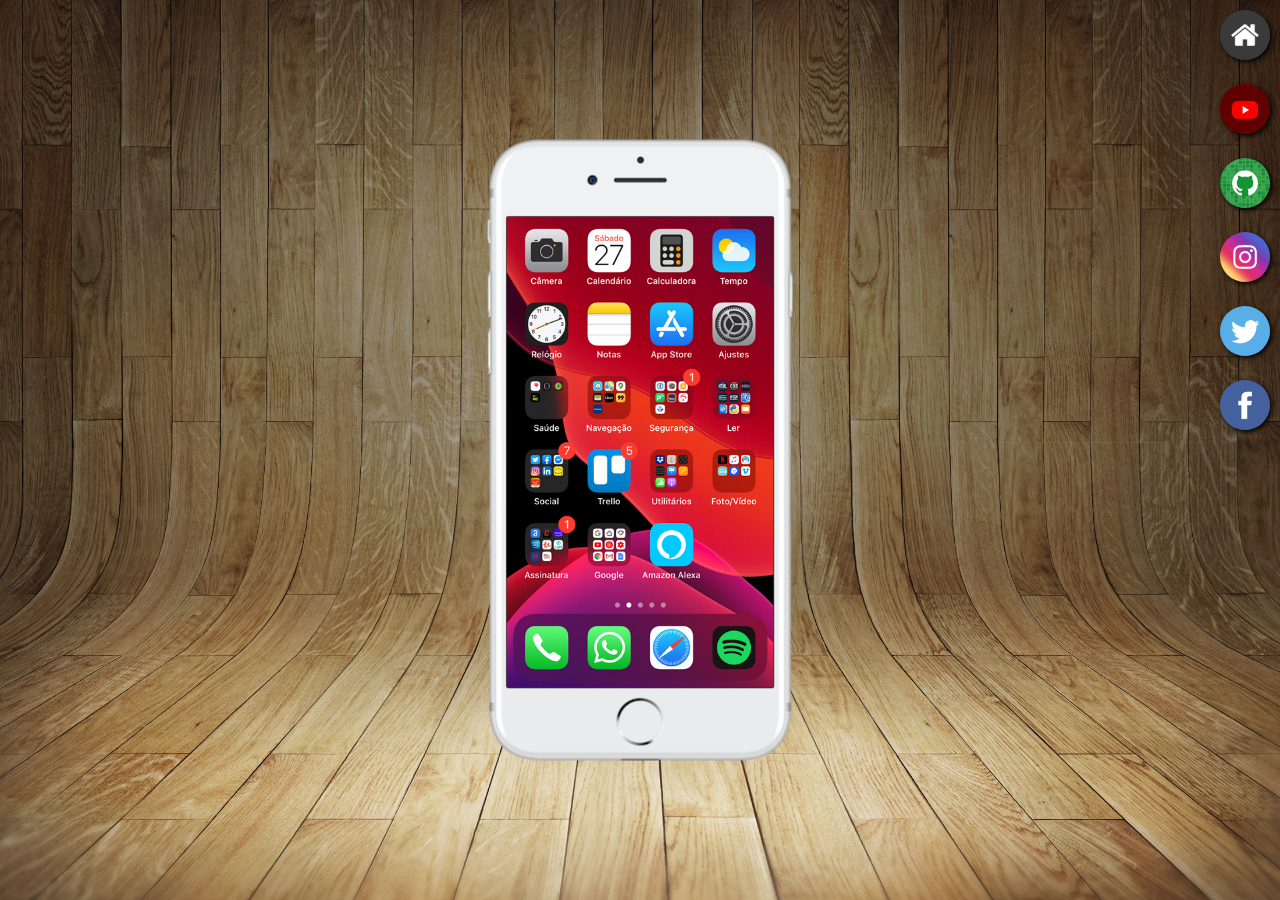
<file: index.html>
<!DOCTYPE html>
<html lang="pt-br">
<head>
    <meta charset="UTF-8">
    <meta http-equiv="X-UA-Compatible" content="IE=edge">
    <meta name="viewport" content="width=device-width, initial-scale=1.0">
   <link rel="shortcut icon" href="favicon.ico" type="image/x-icon">
   <link rel="stylesheet" href="estilos/style.css">
    <title>Projeto Redes Sociais</title>
</head>
<body>
    <main>
        <section id="telefone">
            <iframe src="home.html" name="tela" id="tela" frameborder="0">
                Seu navegador nao e compativel com isso.
            </iframe>
        </section>
        <section id="redes-sociais">
            <a href="home.html" target="tela"><img src="imagens/logo-home.jpg" alt="Home"></a><br>
            <a href="youtube.html" target="tela"><img src="imagens/logo-youtube.jpg" alt="YouTube"></a><br>
            <a href="github.html" target="tela"><img src="imagens/logo-github.jpg" alt="GitHub"></a><br>
            <a href="instagram.html" target="tela"><img src="imagens/logo-instagram.jpg" alt="logo-instagram"></a><br>
            <a href="twitter.html" target="tela"><img src="imagens/logo-twitter.jpg" alt="Twitter"></a><br>
            <a href="facebook.html" target="tela"><img src="imagens/logo-facebook.jpg" alt=""></a>


        </section>
    </main>
    
</body>
</html>
</file>
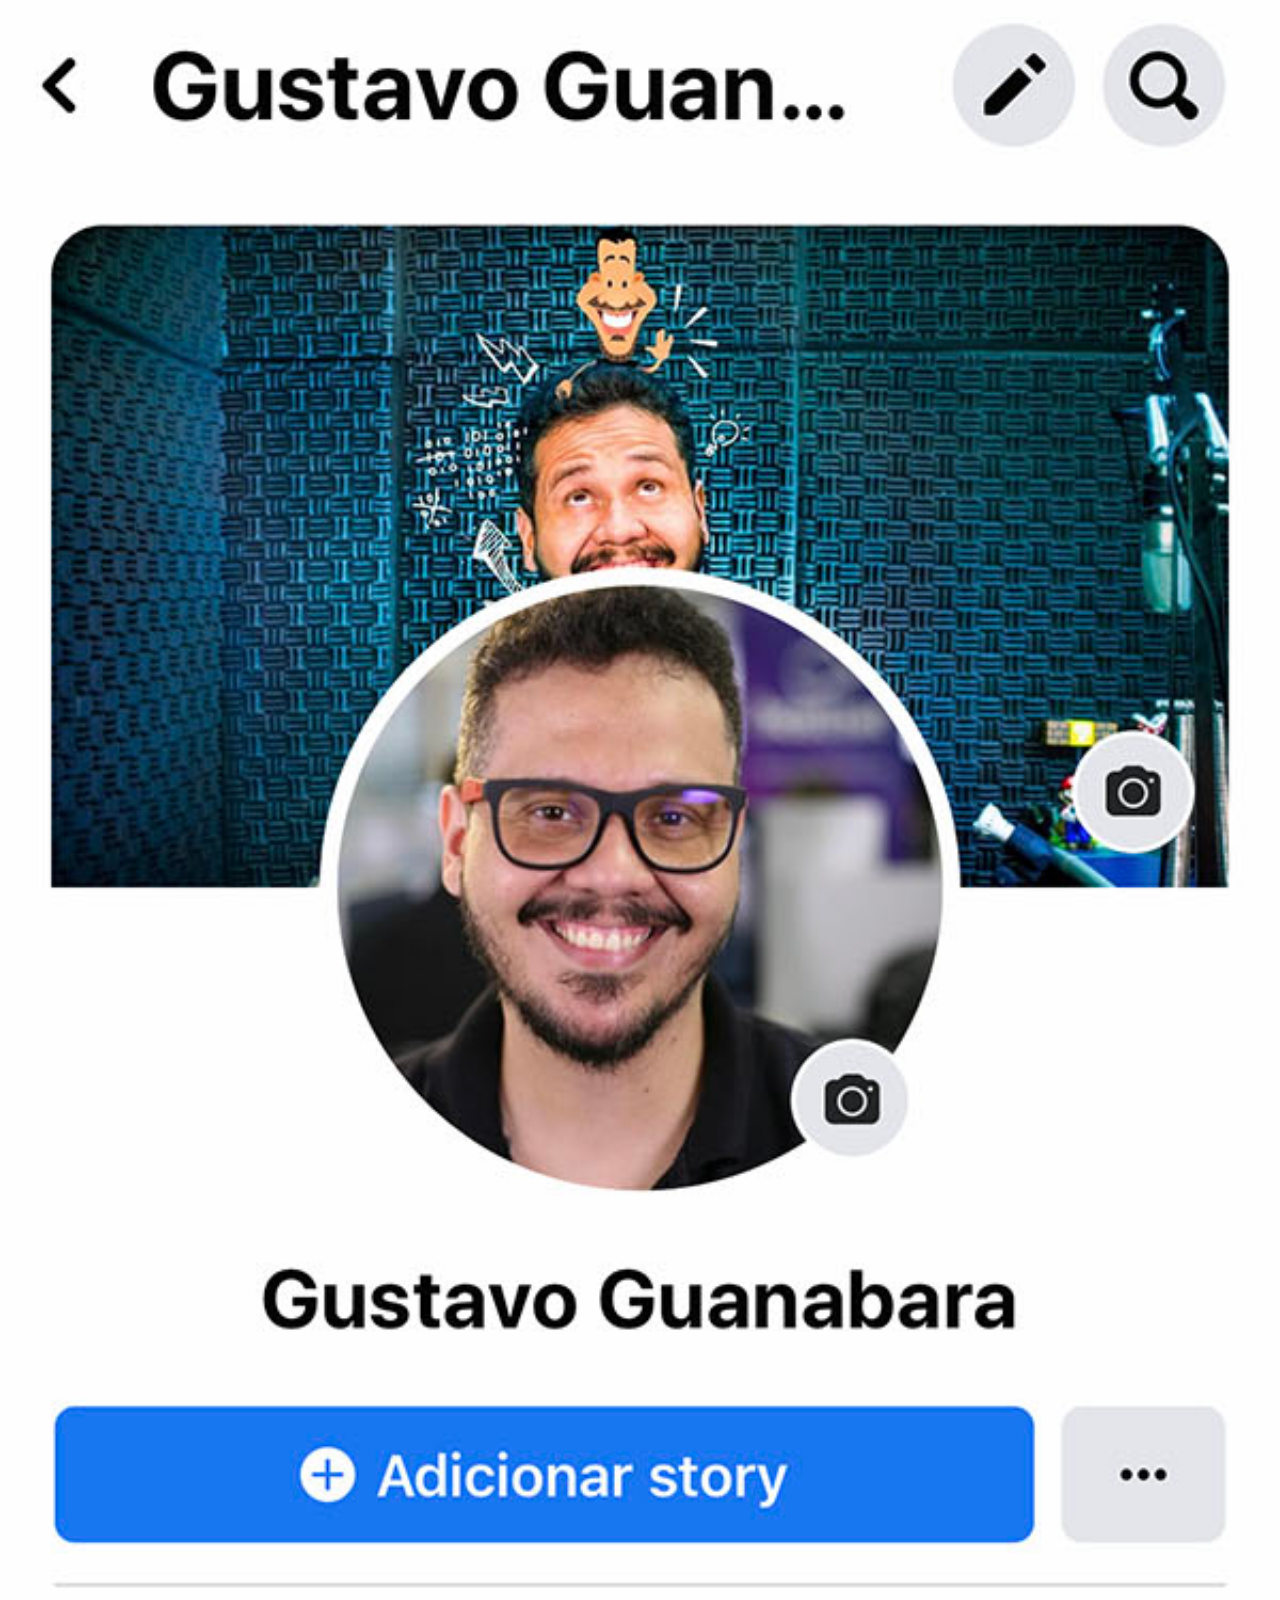
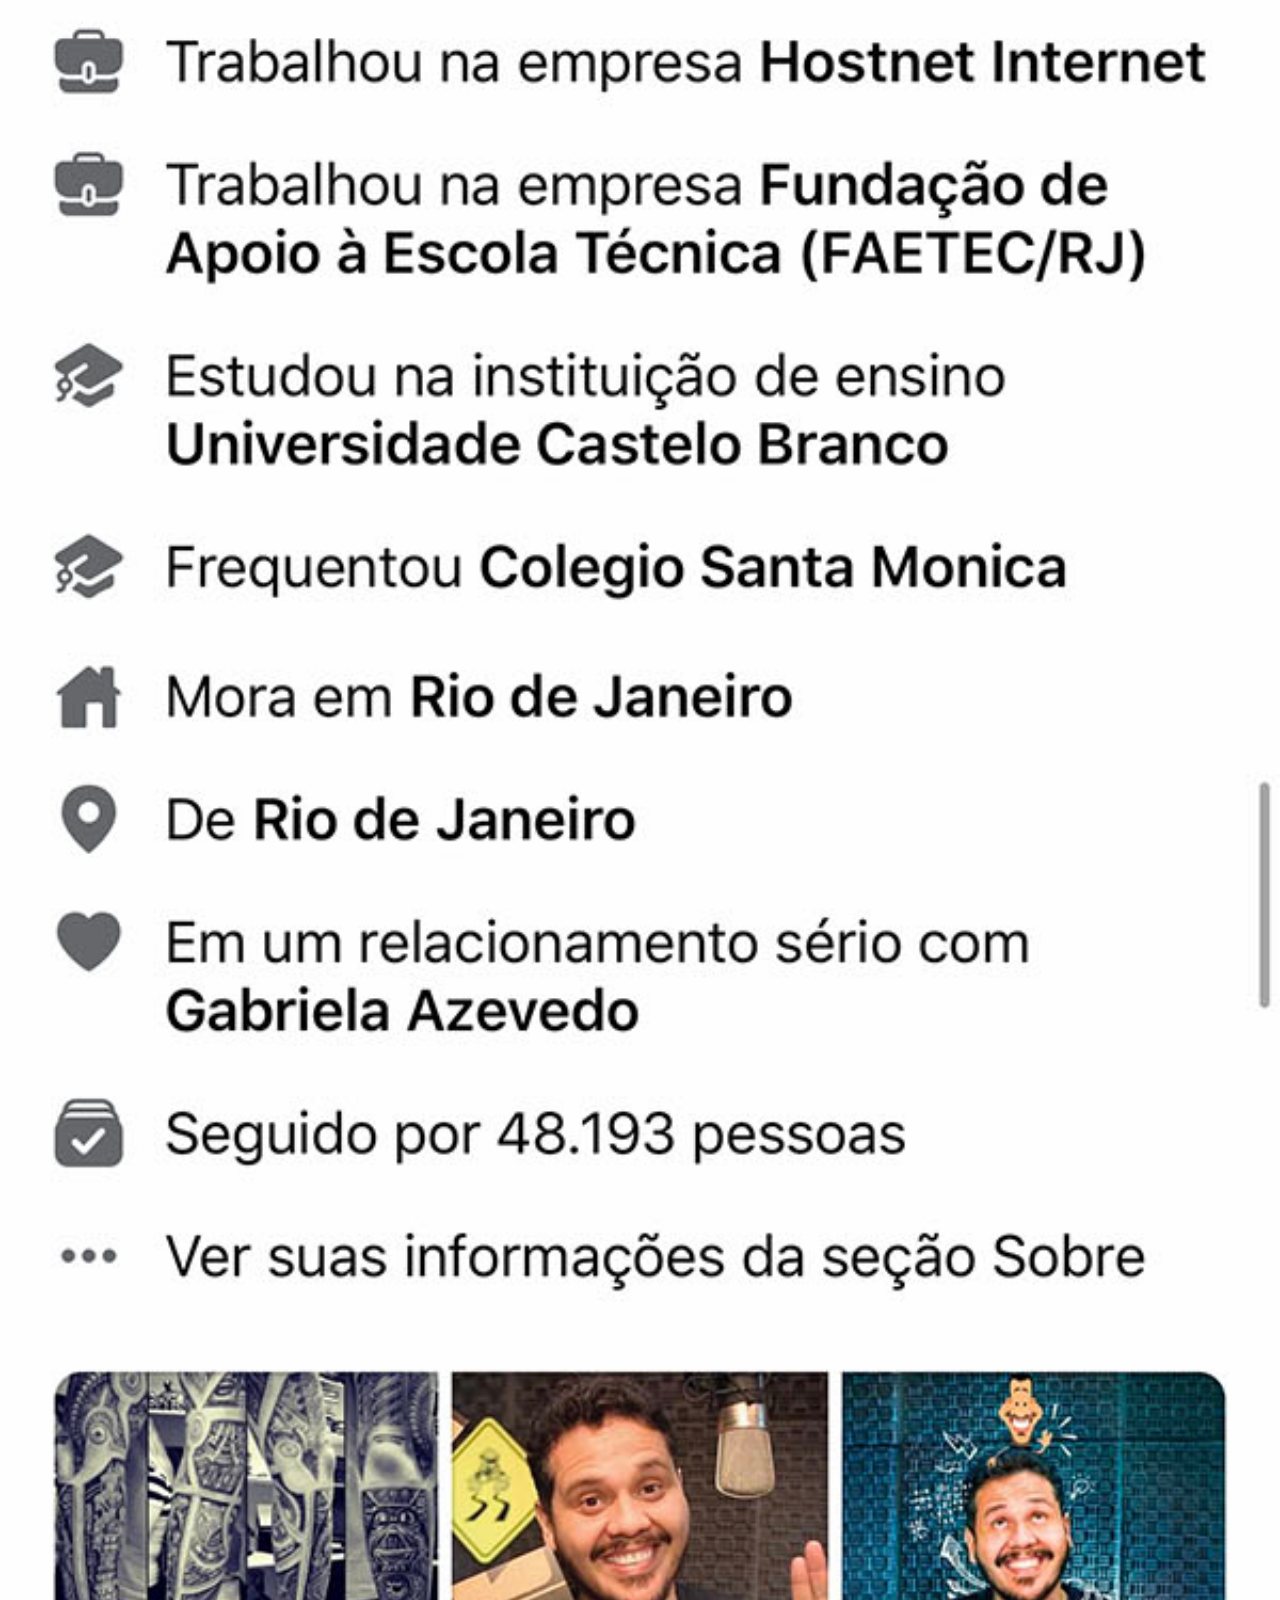
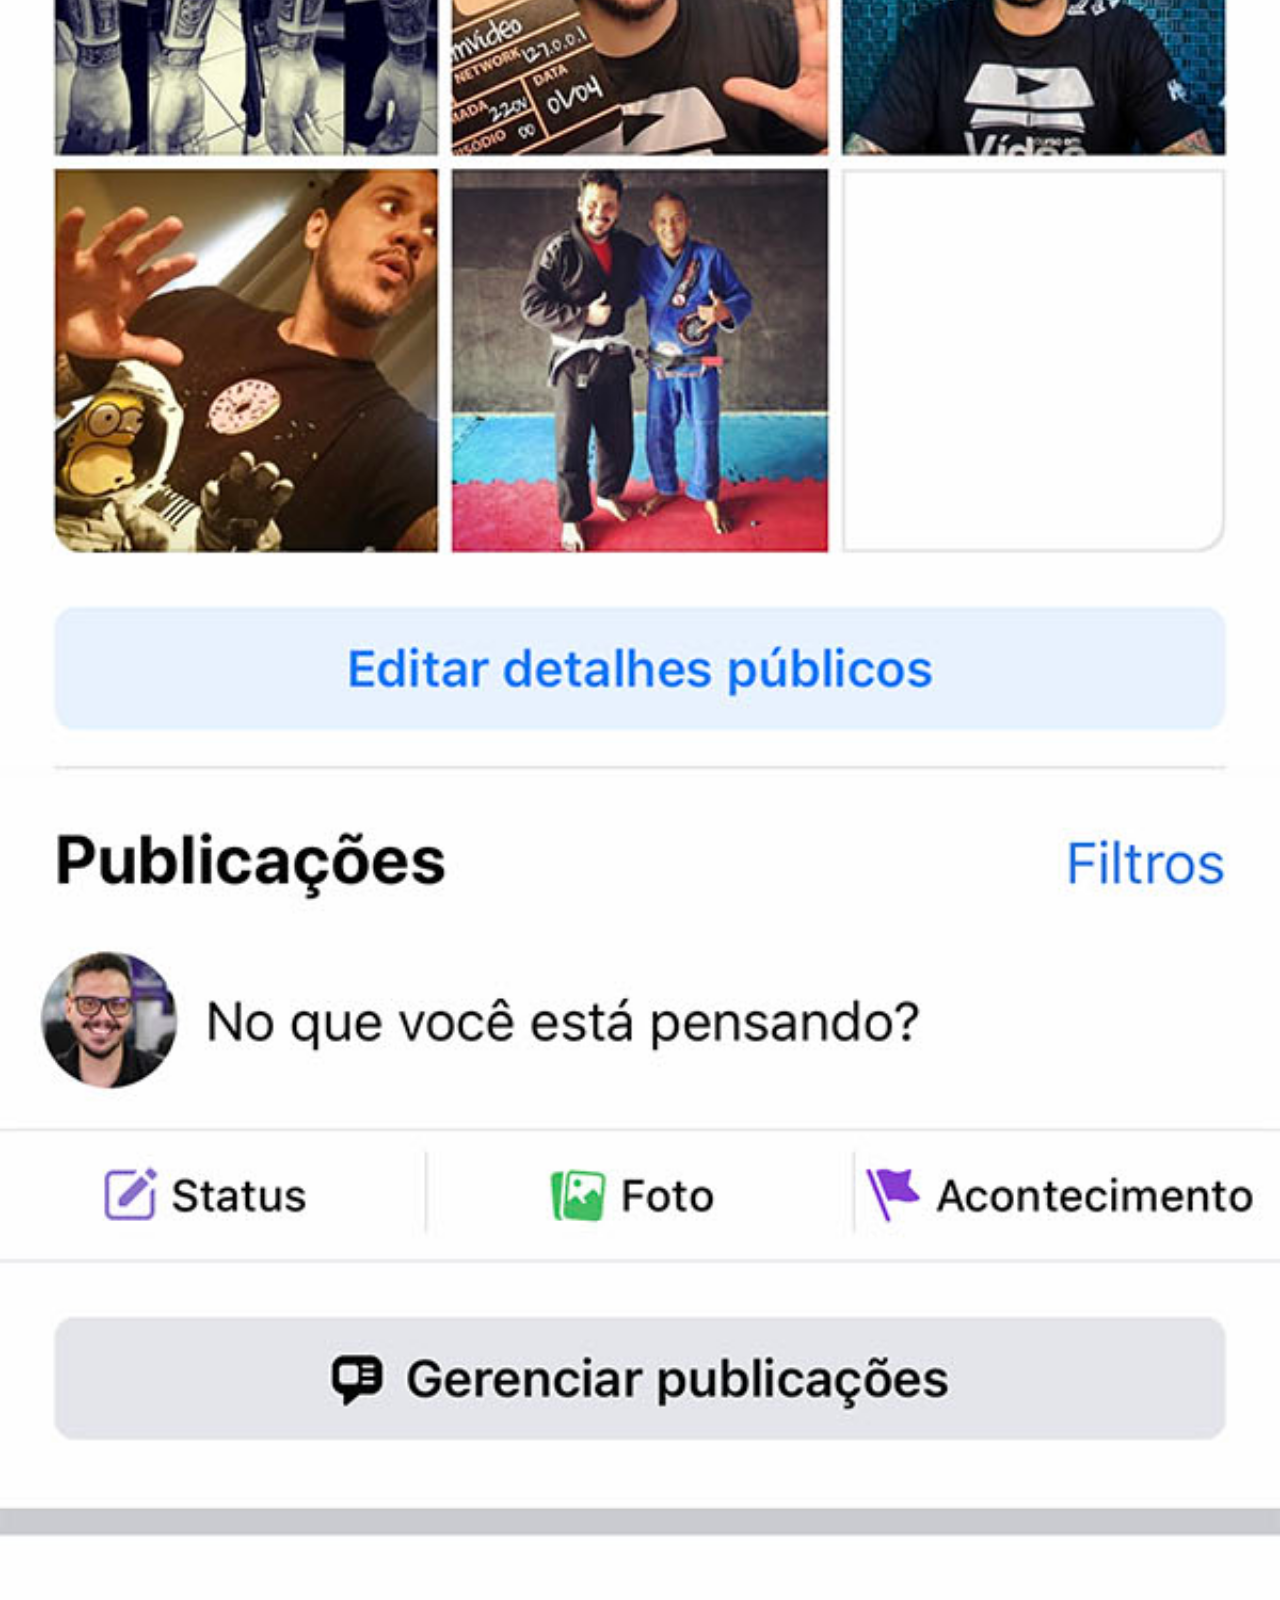
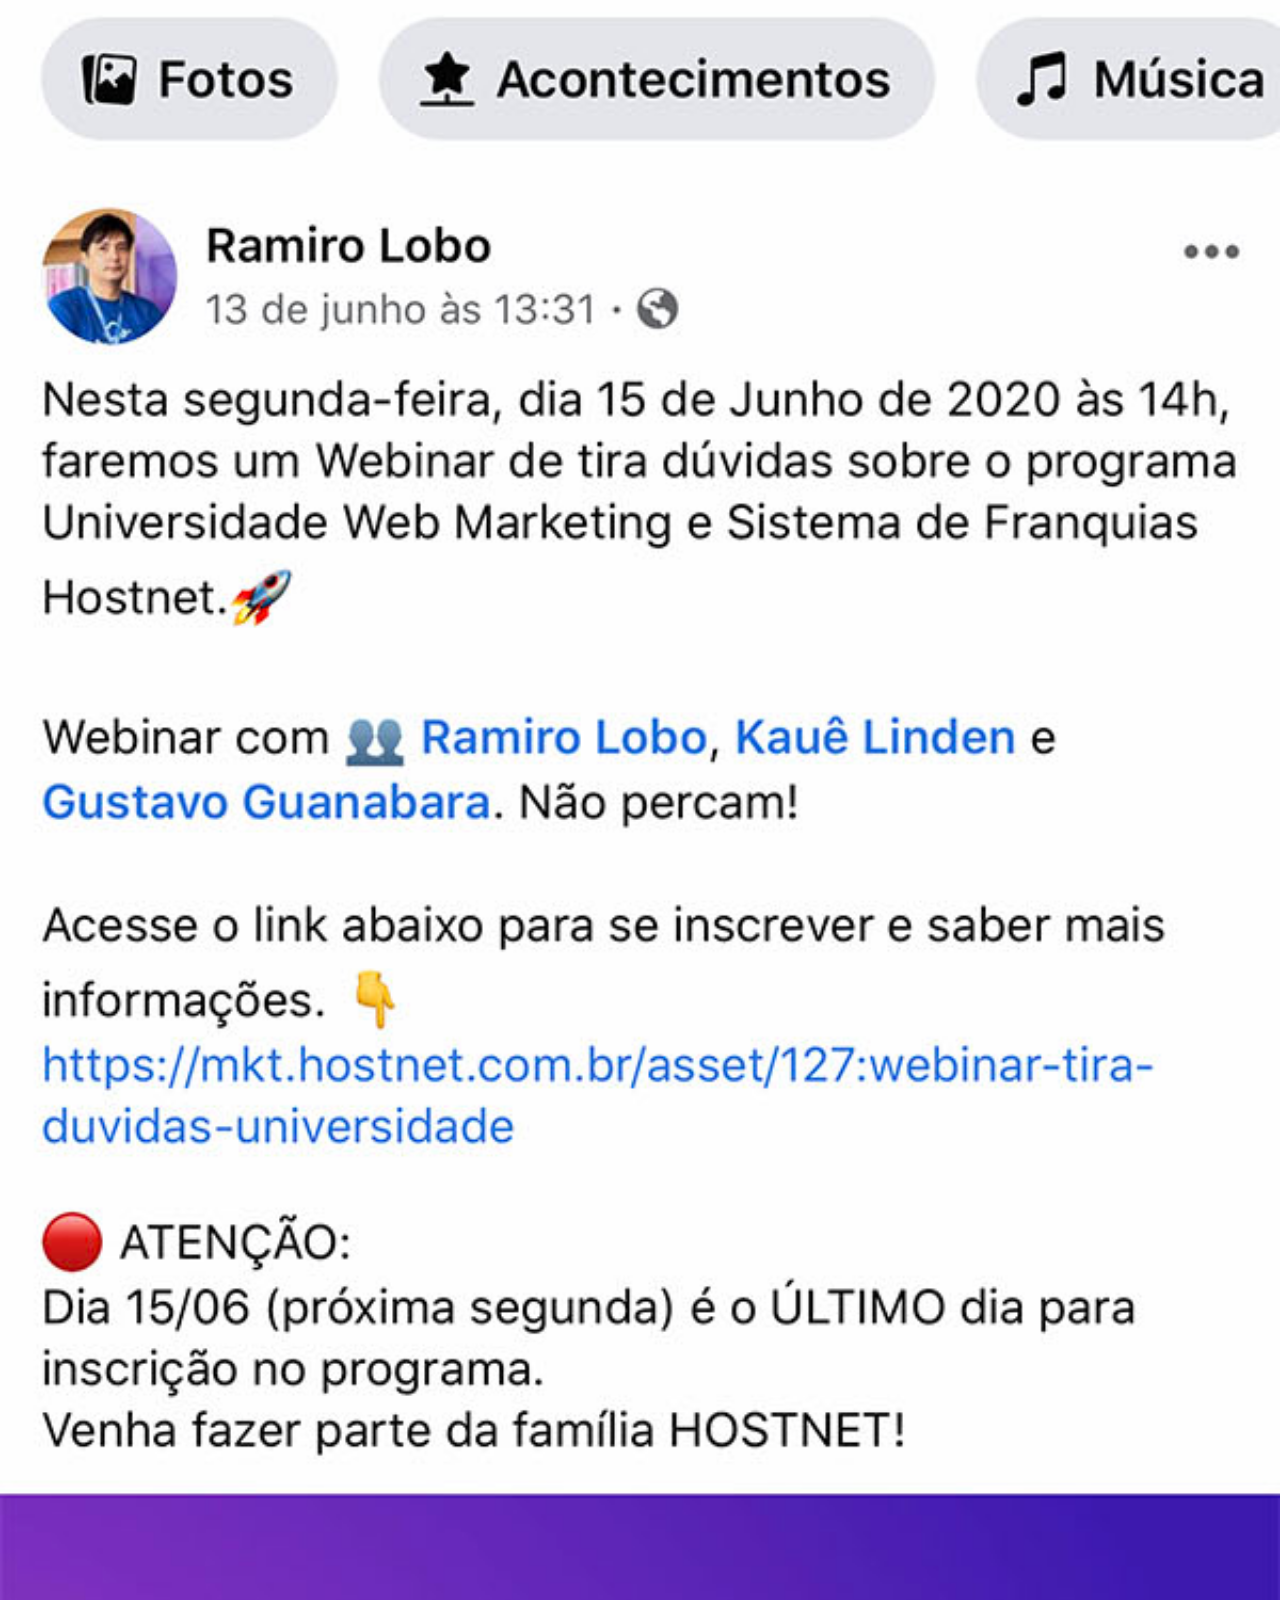
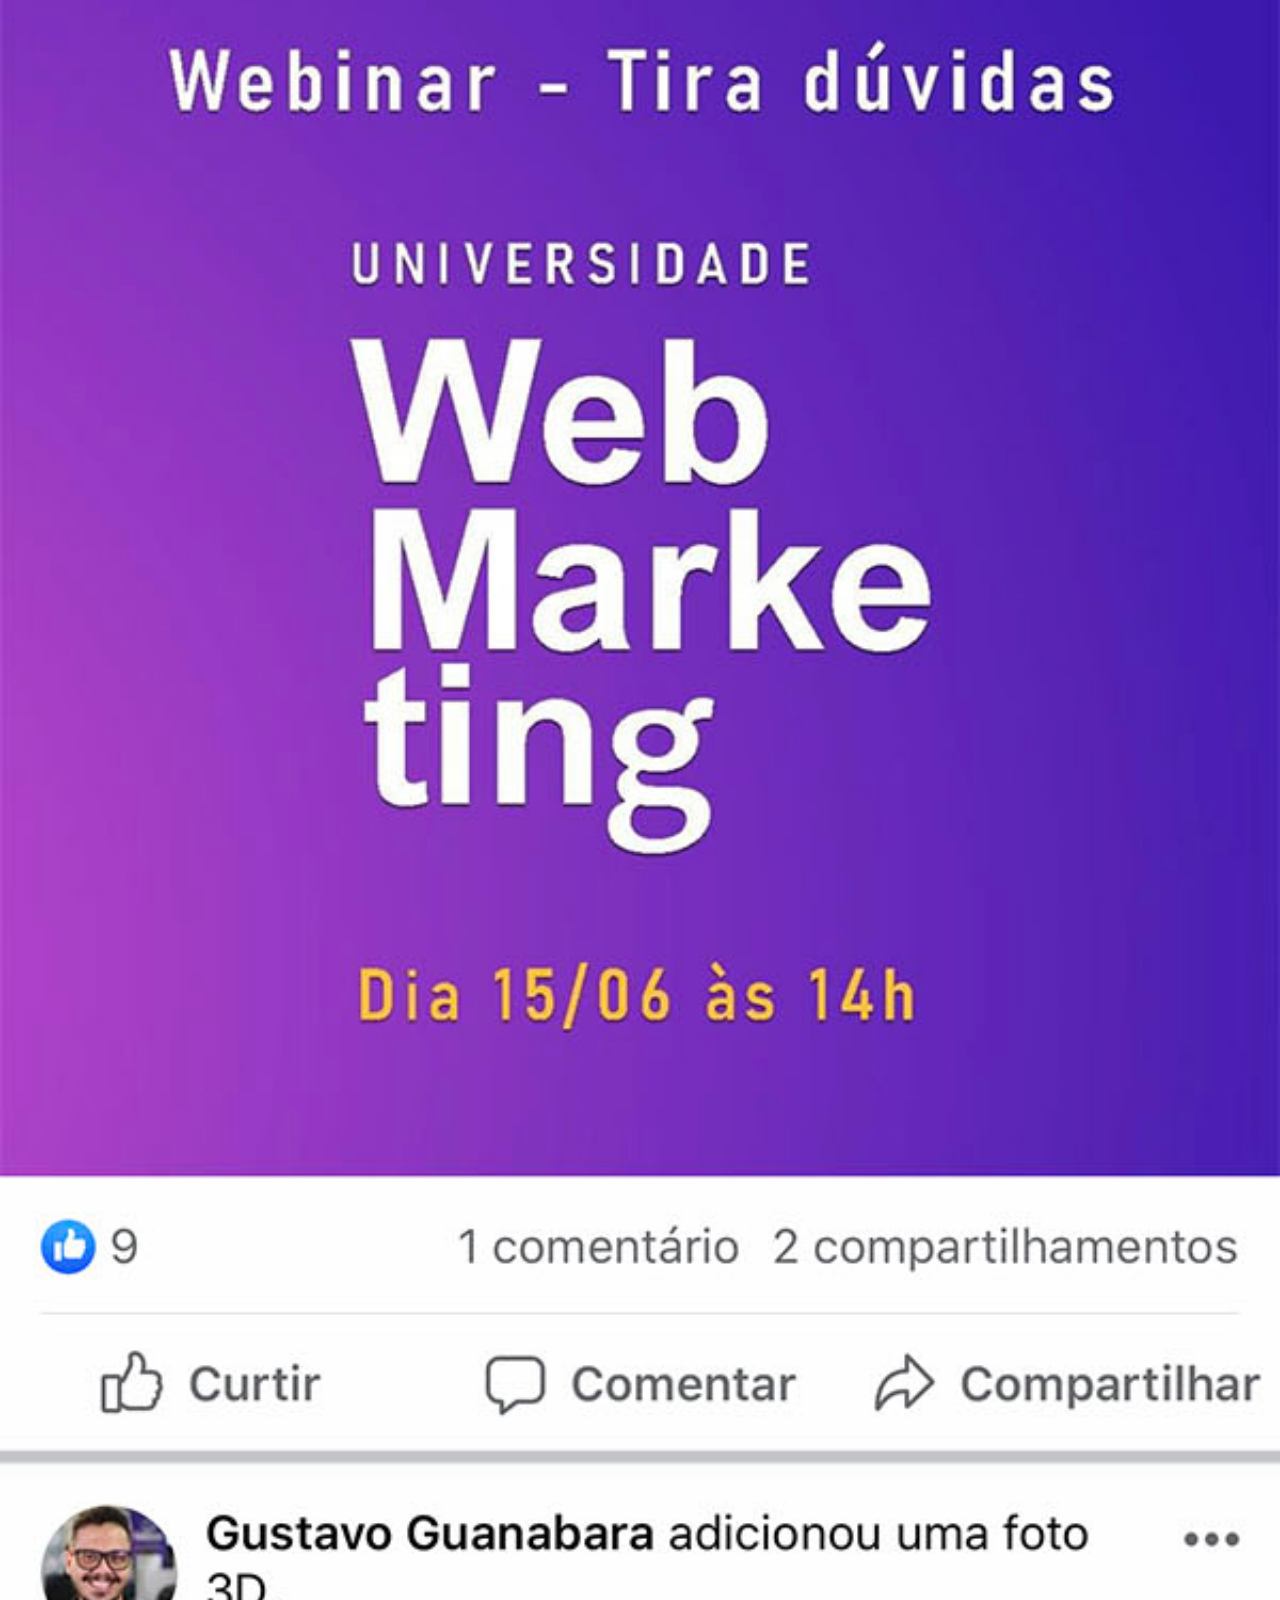
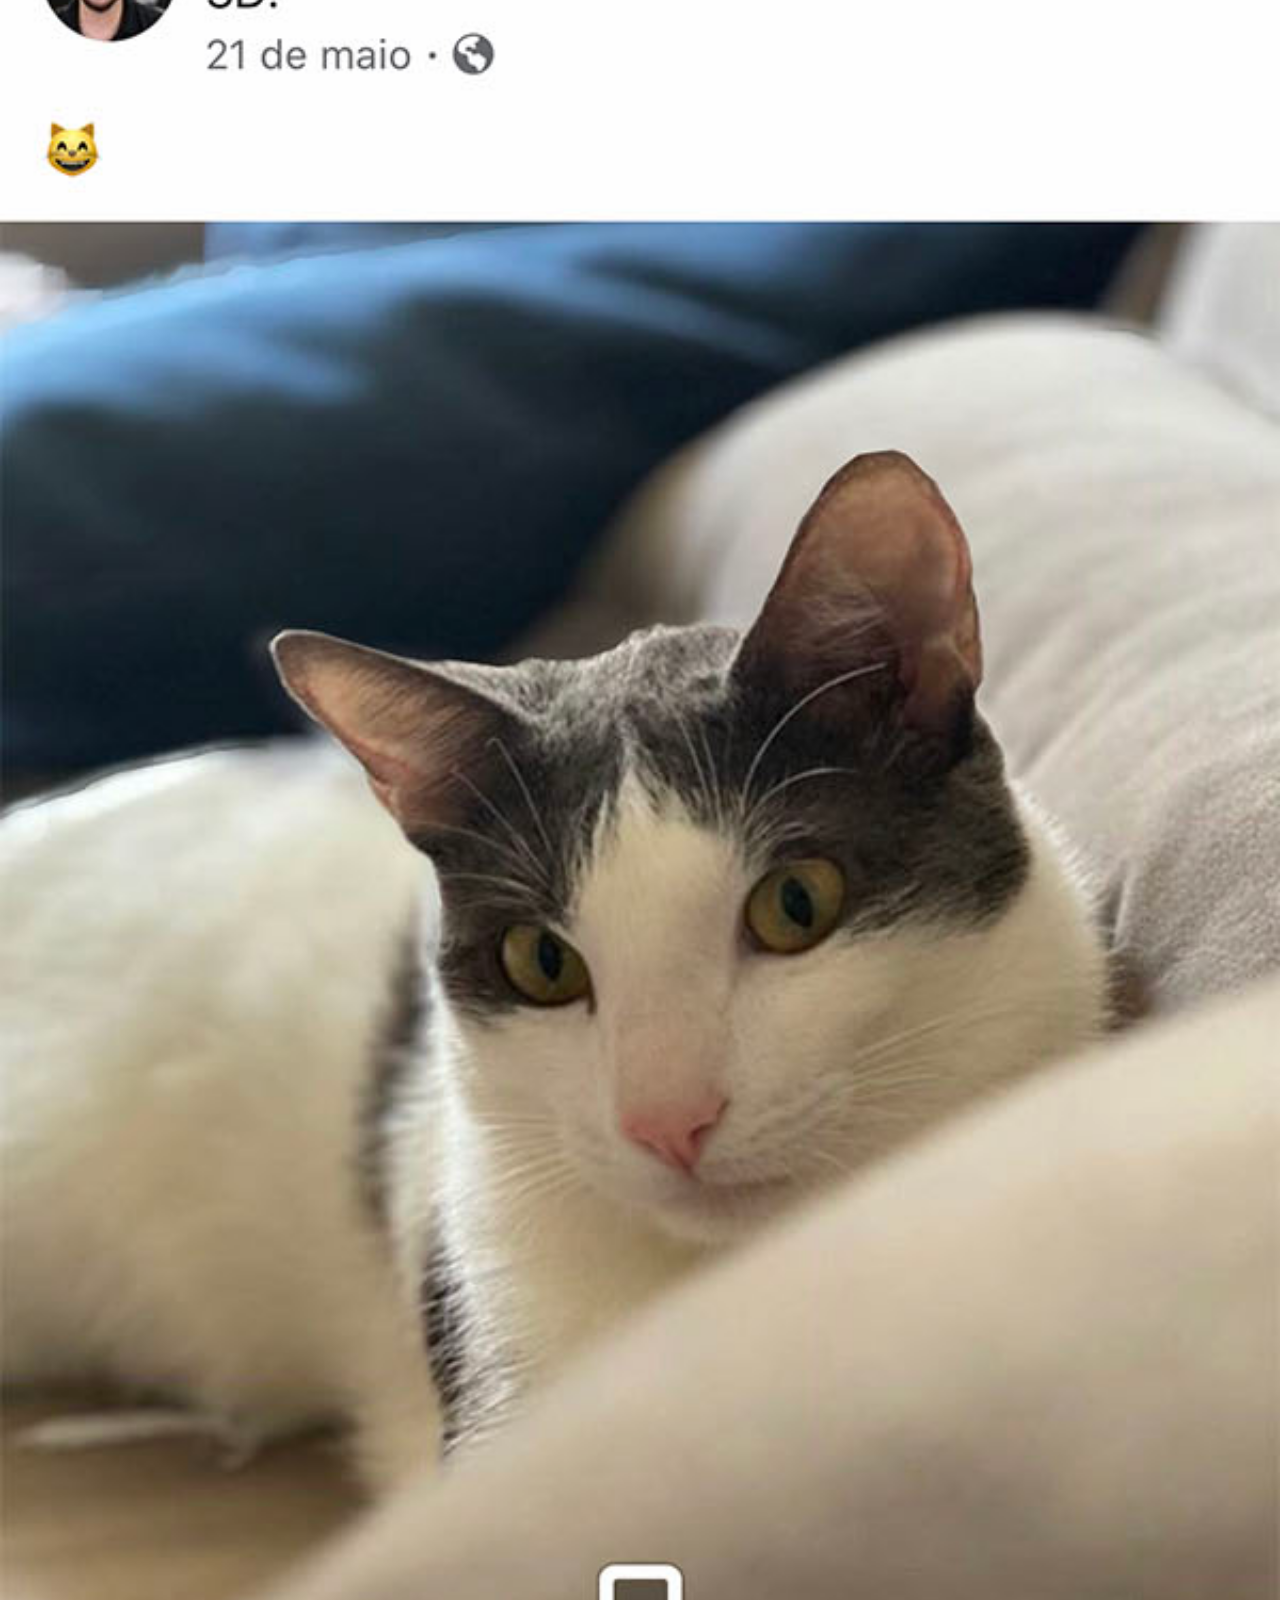
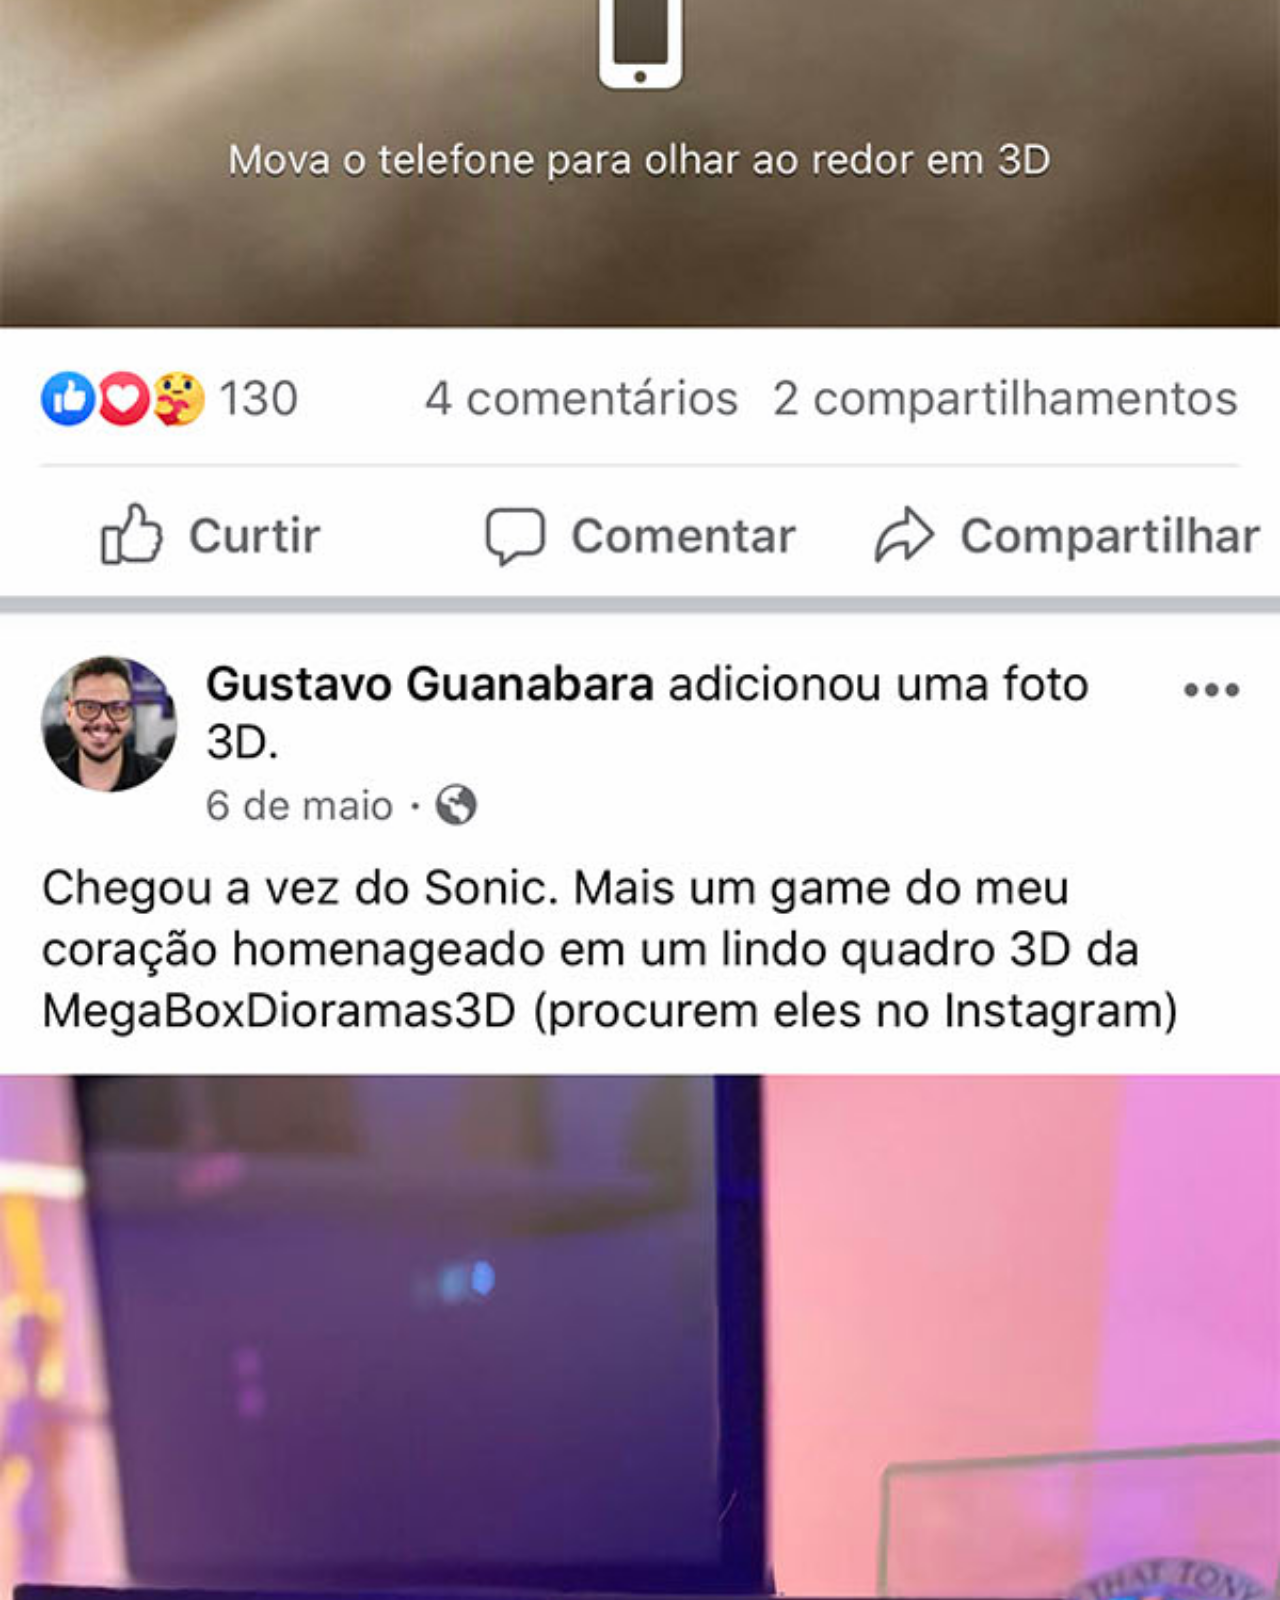
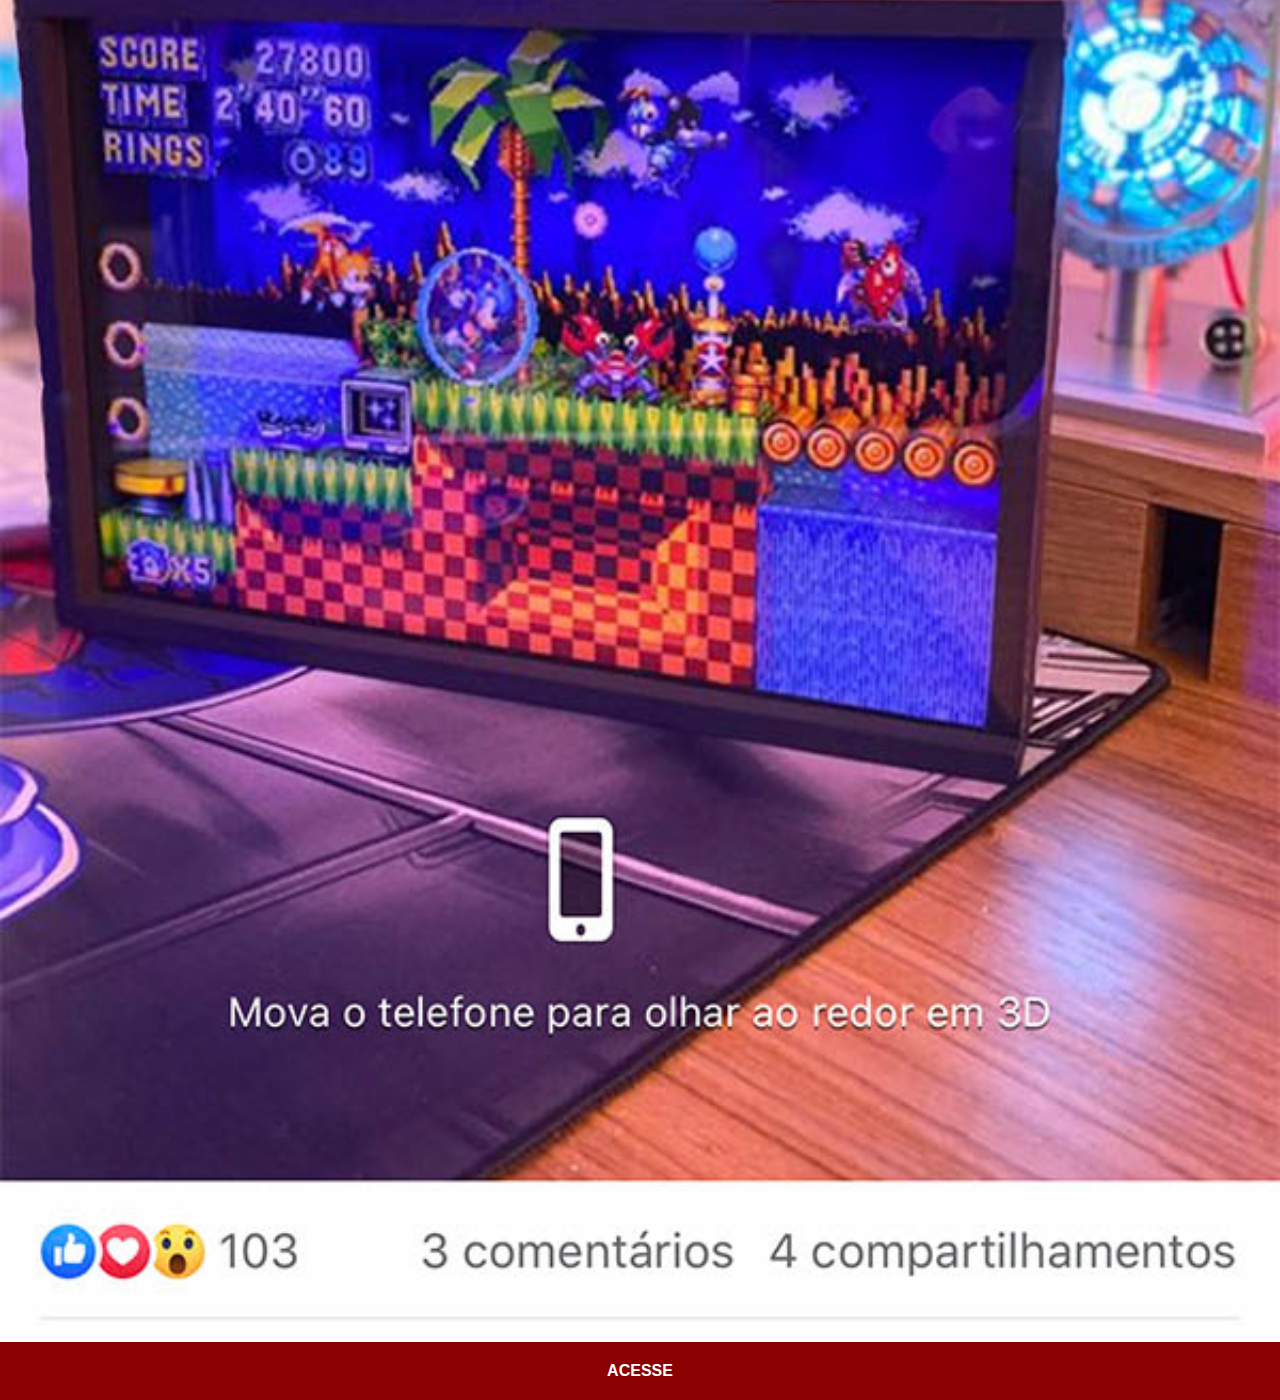
<file: facebook.html>
<!DOCTYPE html>
<html lang="pt-br">
<head>
    <meta charset="UTF-8">
    <meta http-equiv="X-UA-Compatible" content="IE=edge">
    <meta name="viewport" content="width=device-width, initial-scale=1.0">
    <title>Facebook</title>
    <link rel="stylesheet" href="estilos/social.css">
</head>
<body>
    <img src="imagens/tela-facebook.jpg" alt="Facebook">
    <a href="https://www.facebook.com/gustavoguanabara/" target="_blank">ACESSE</a>
    
</body>
</html>
</file>
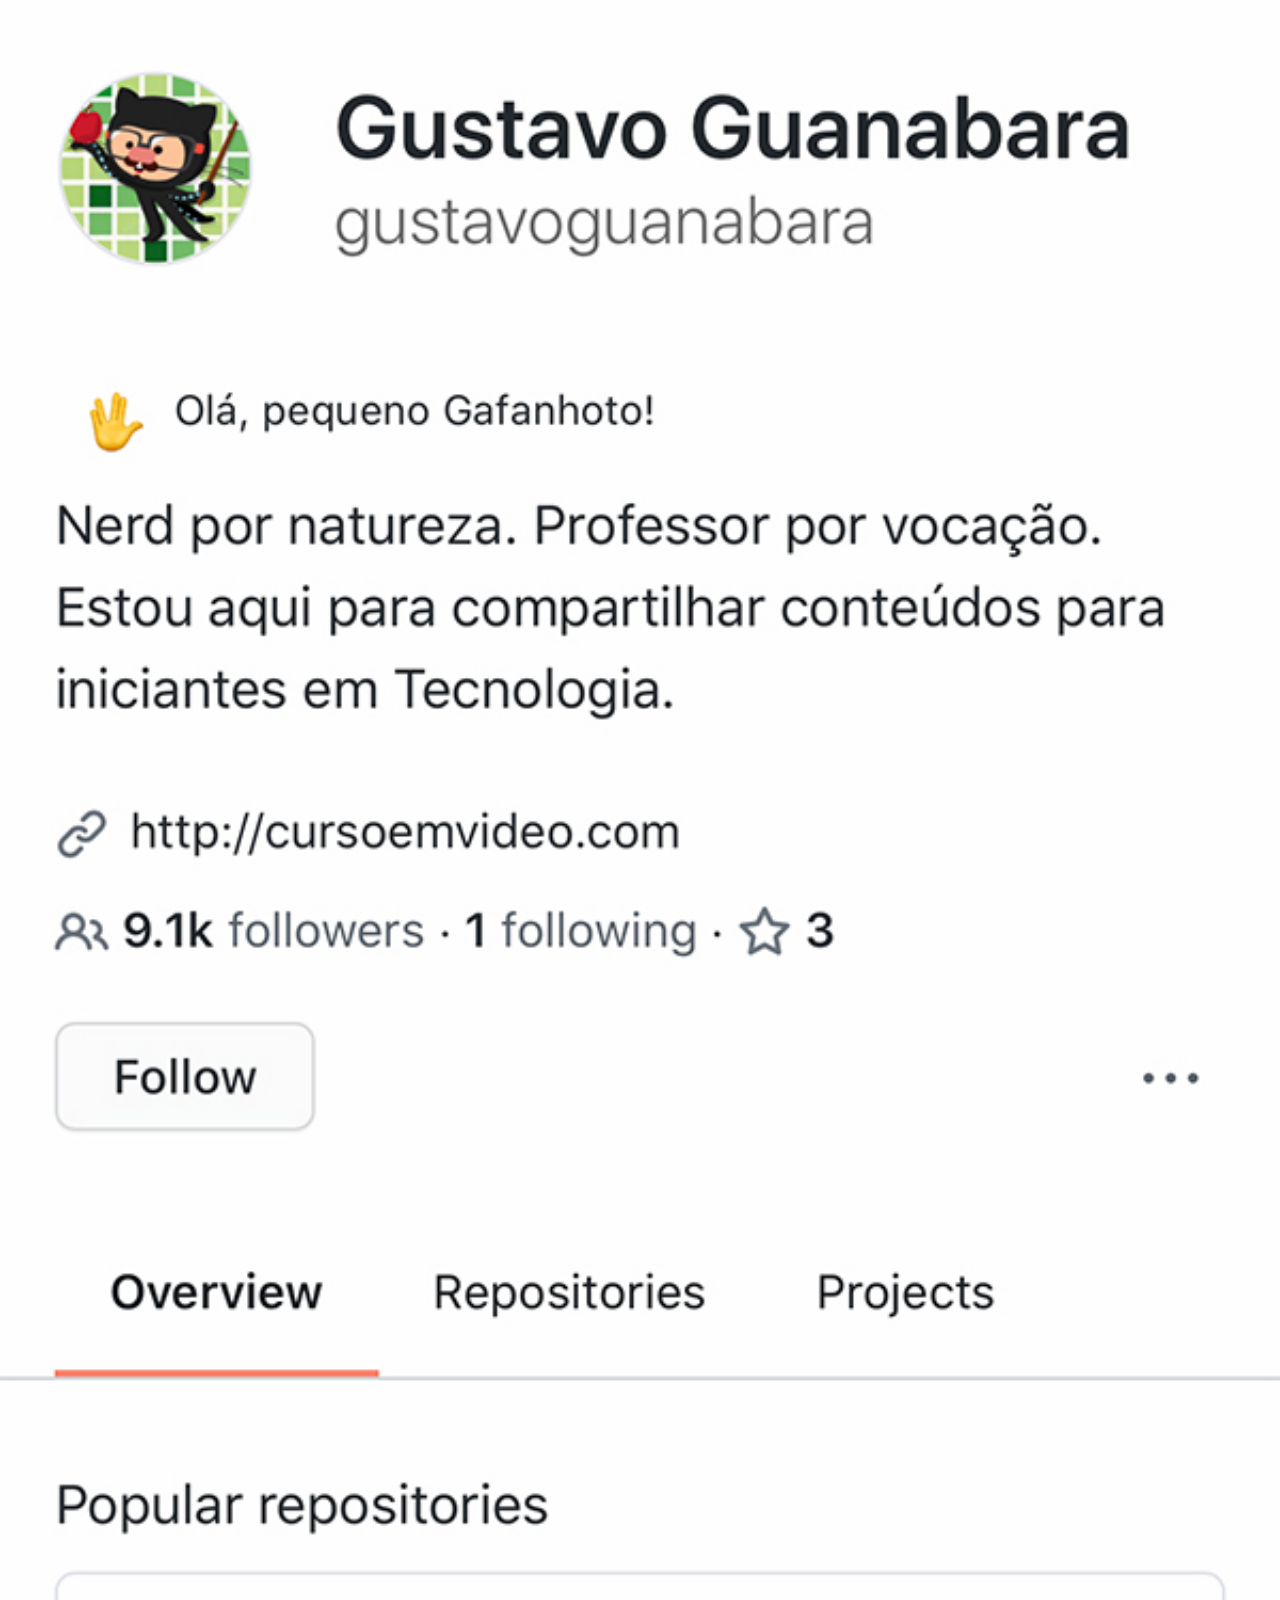
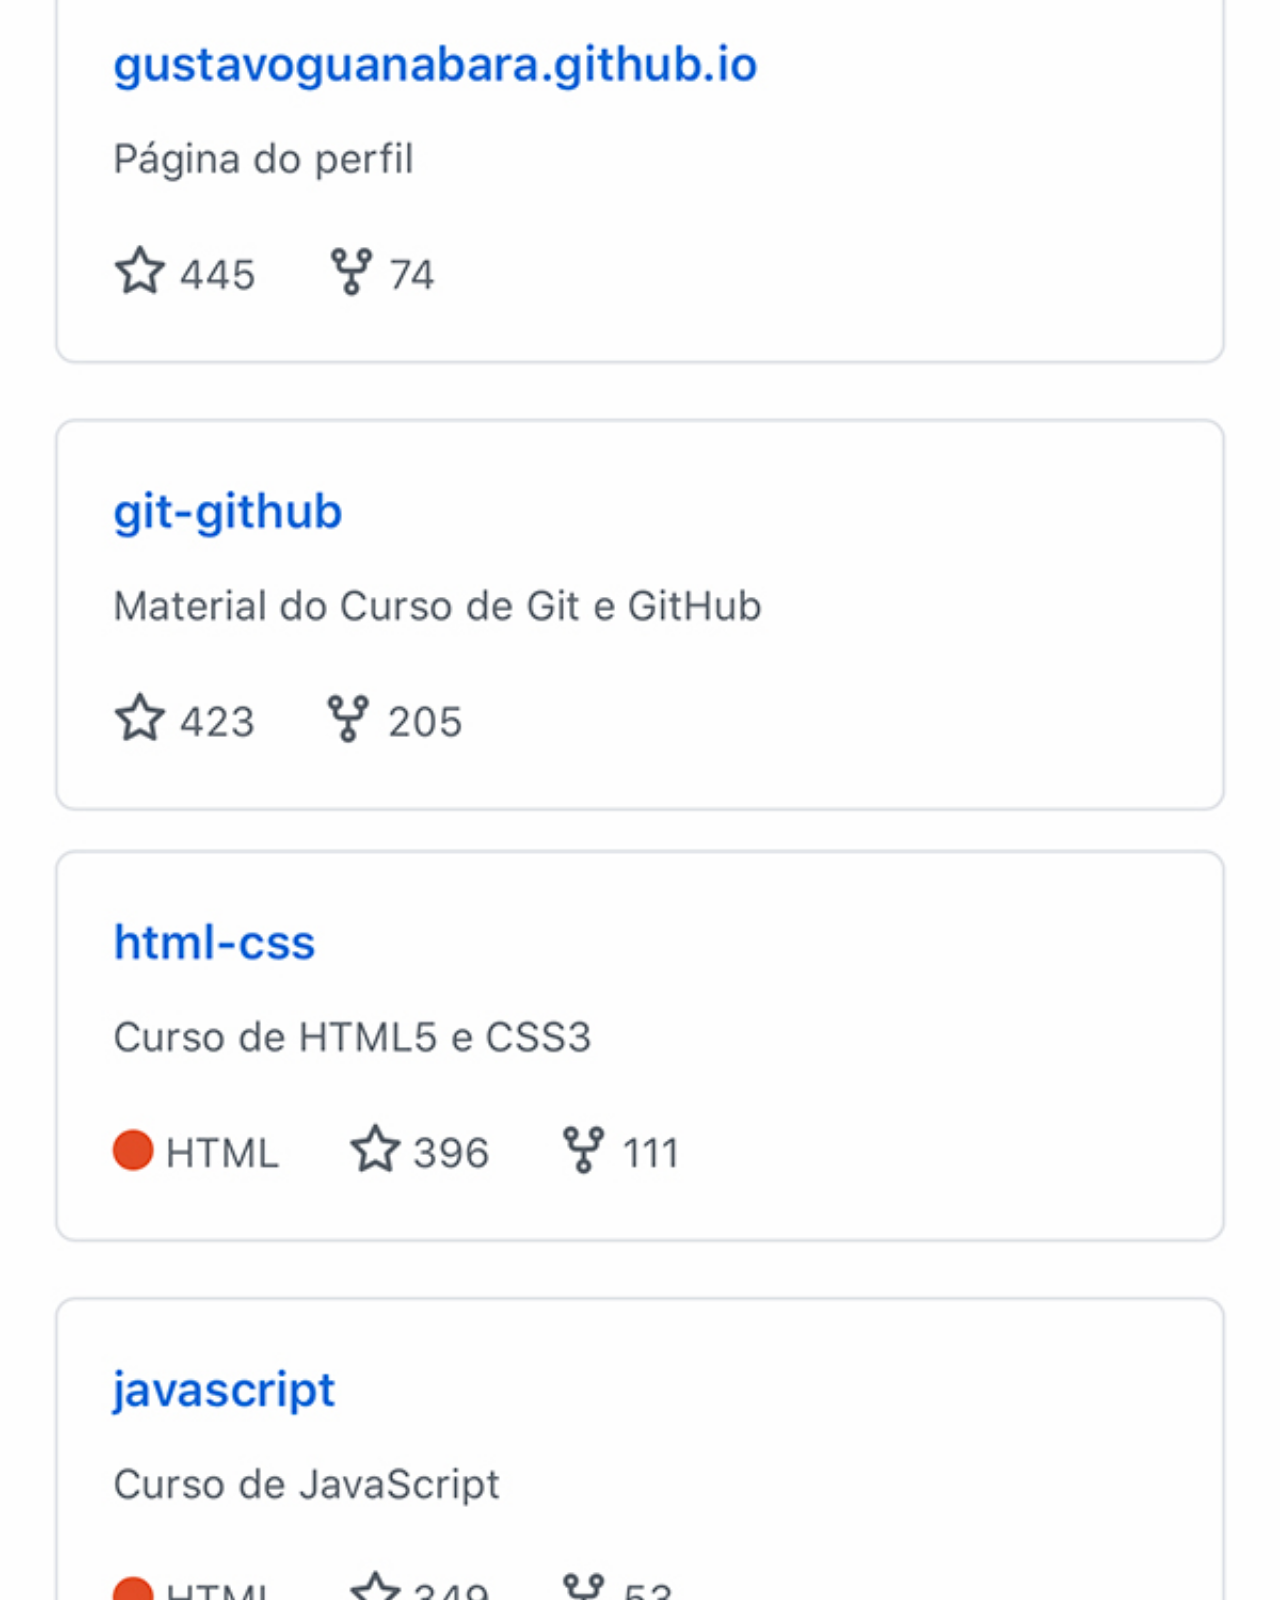
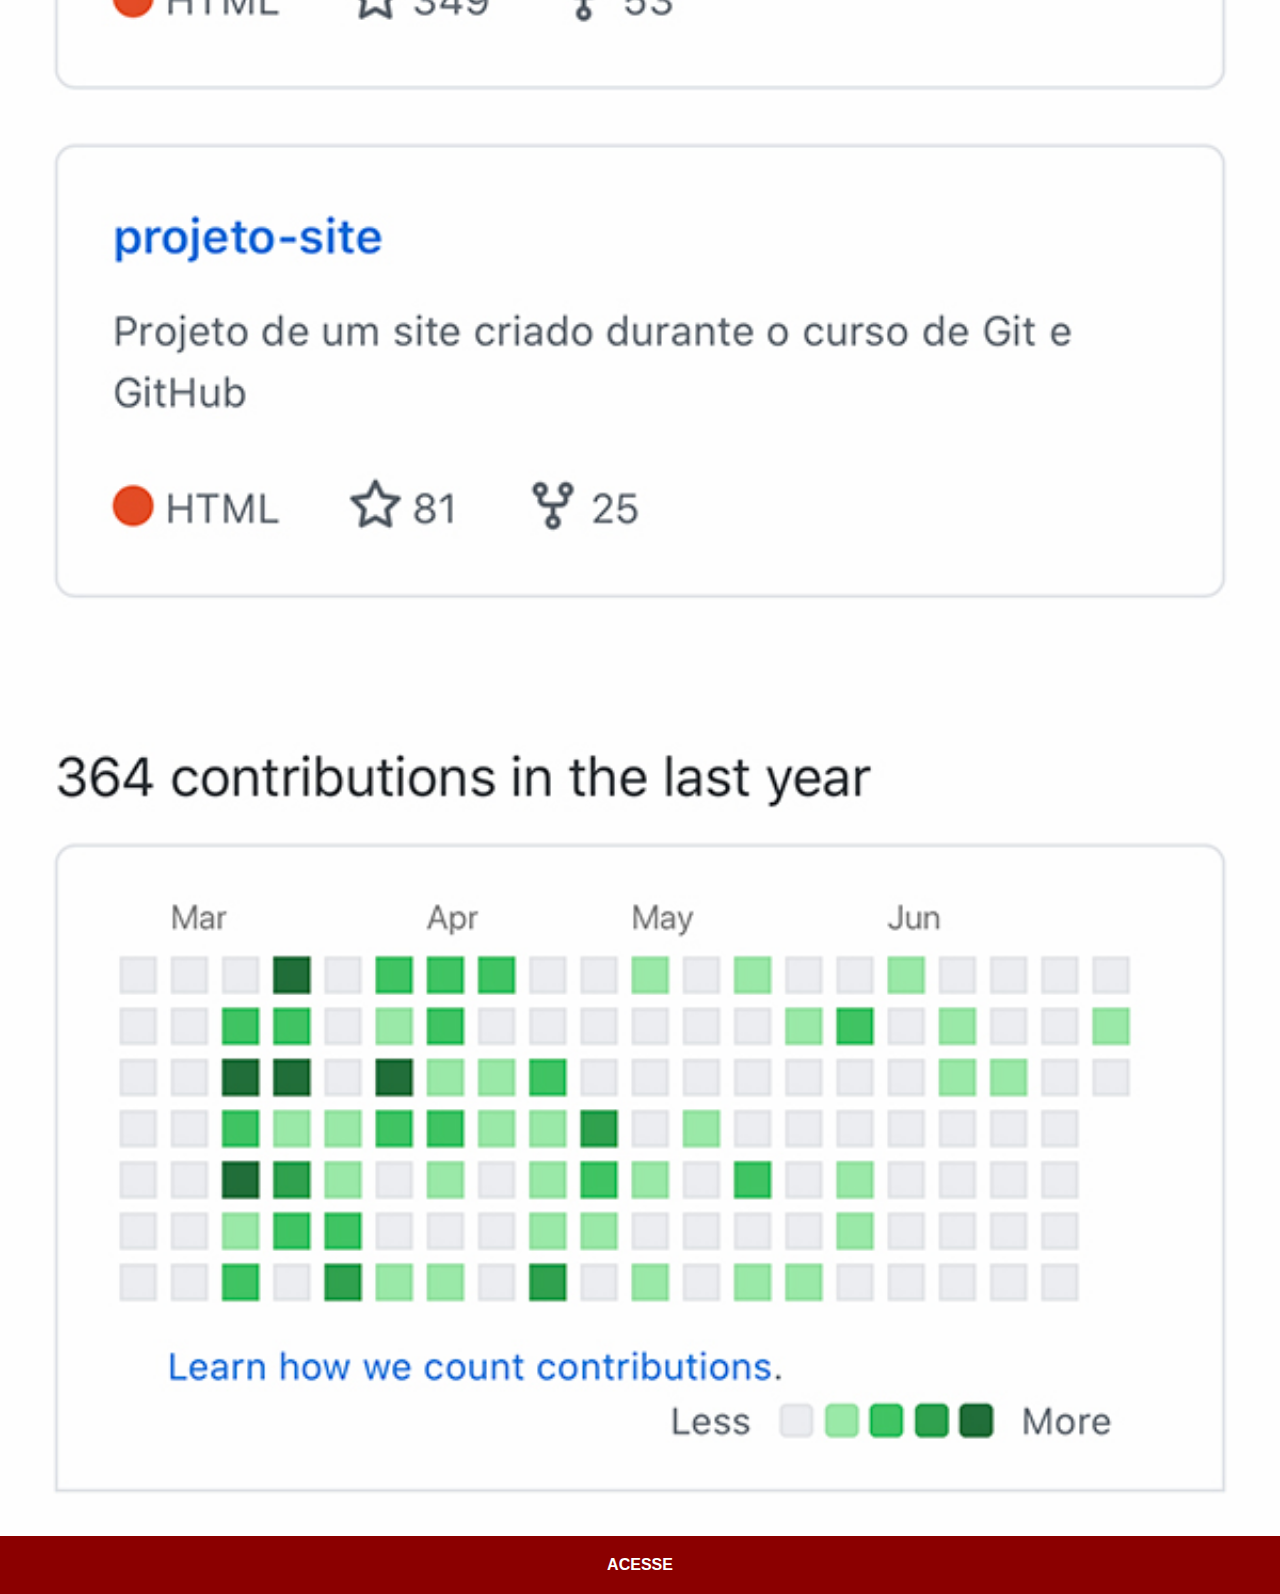
<file: github.html>
<!DOCTYPE html>
<html lang="pt-br">
<head>
    <meta charset="UTF-8">
    <meta http-equiv="X-UA-Compatible" content="IE=edge">
    <meta name="viewport" content="width=device-width, initial-scale=1.0">
    <title>GitHub</title>
    <link rel="stylesheet" href="estilos/social.css">
</head>
<body>
    <img src="imagens/tela-github.jpg" alt="GitHub">
    <a href="https://github.com/gustavoguanabara/" target="_blank">ACESSE</a>
    
</body>
</html>
</file>
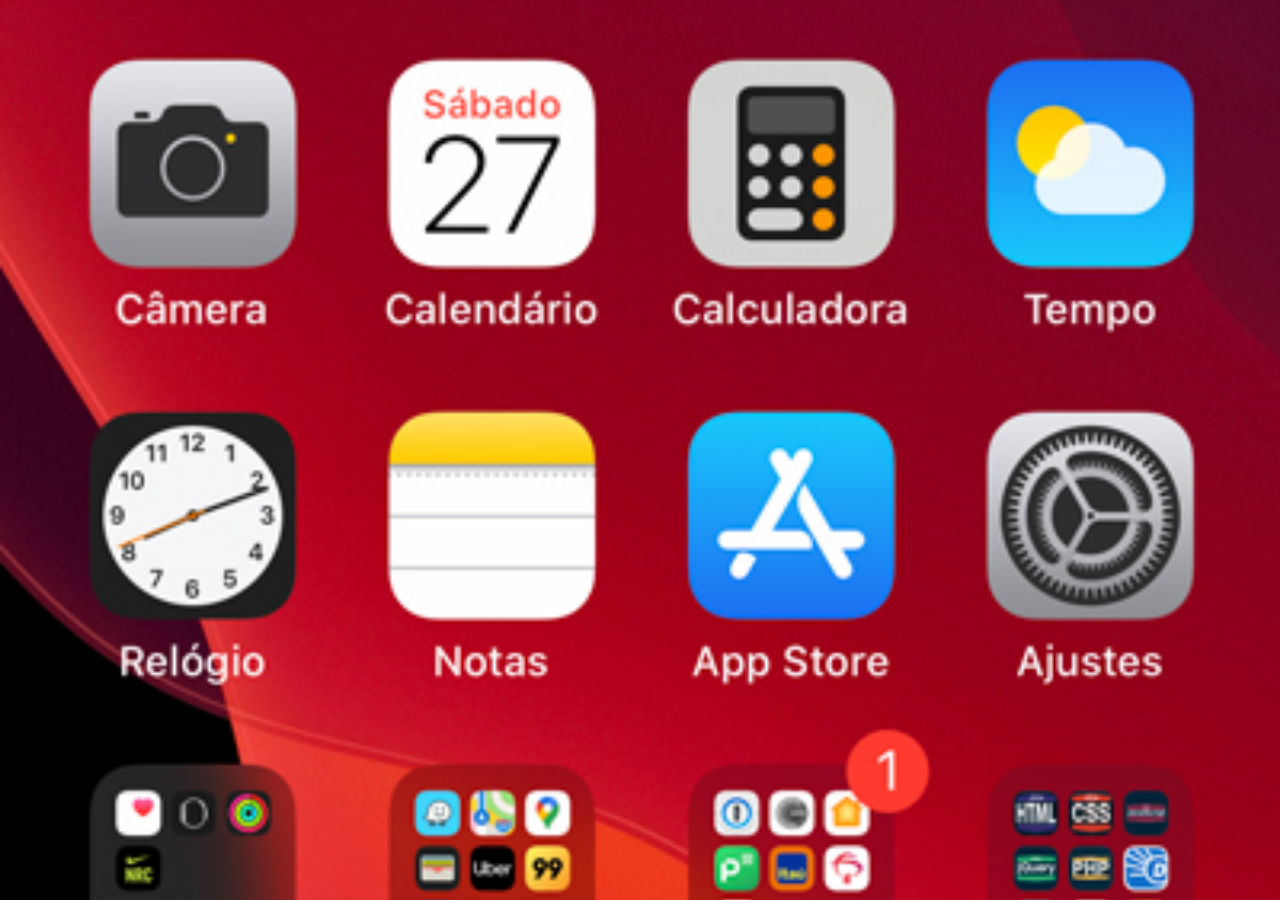
<file: home.html>
<!DOCTYPE html>
<html lang="pt-br">
<head>
    <meta charset="UTF-8">
    <meta http-equiv="X-UA-Compatible" content="IE=edge">
    <meta name="viewport" content="width=device-width, initial-scale=1.0">
    <title>Home</title>
</head>
<style>
    *{
        margin: 0px;
        padding: 0px;
    }

    body {
        width: 100vw;
        height: 100vh;
        background: black url('imagens/tela-home.jpg') no-repeat top center;
        background-size: cover;
    }
</style>
<body>
    
</body>
</html>
</file>
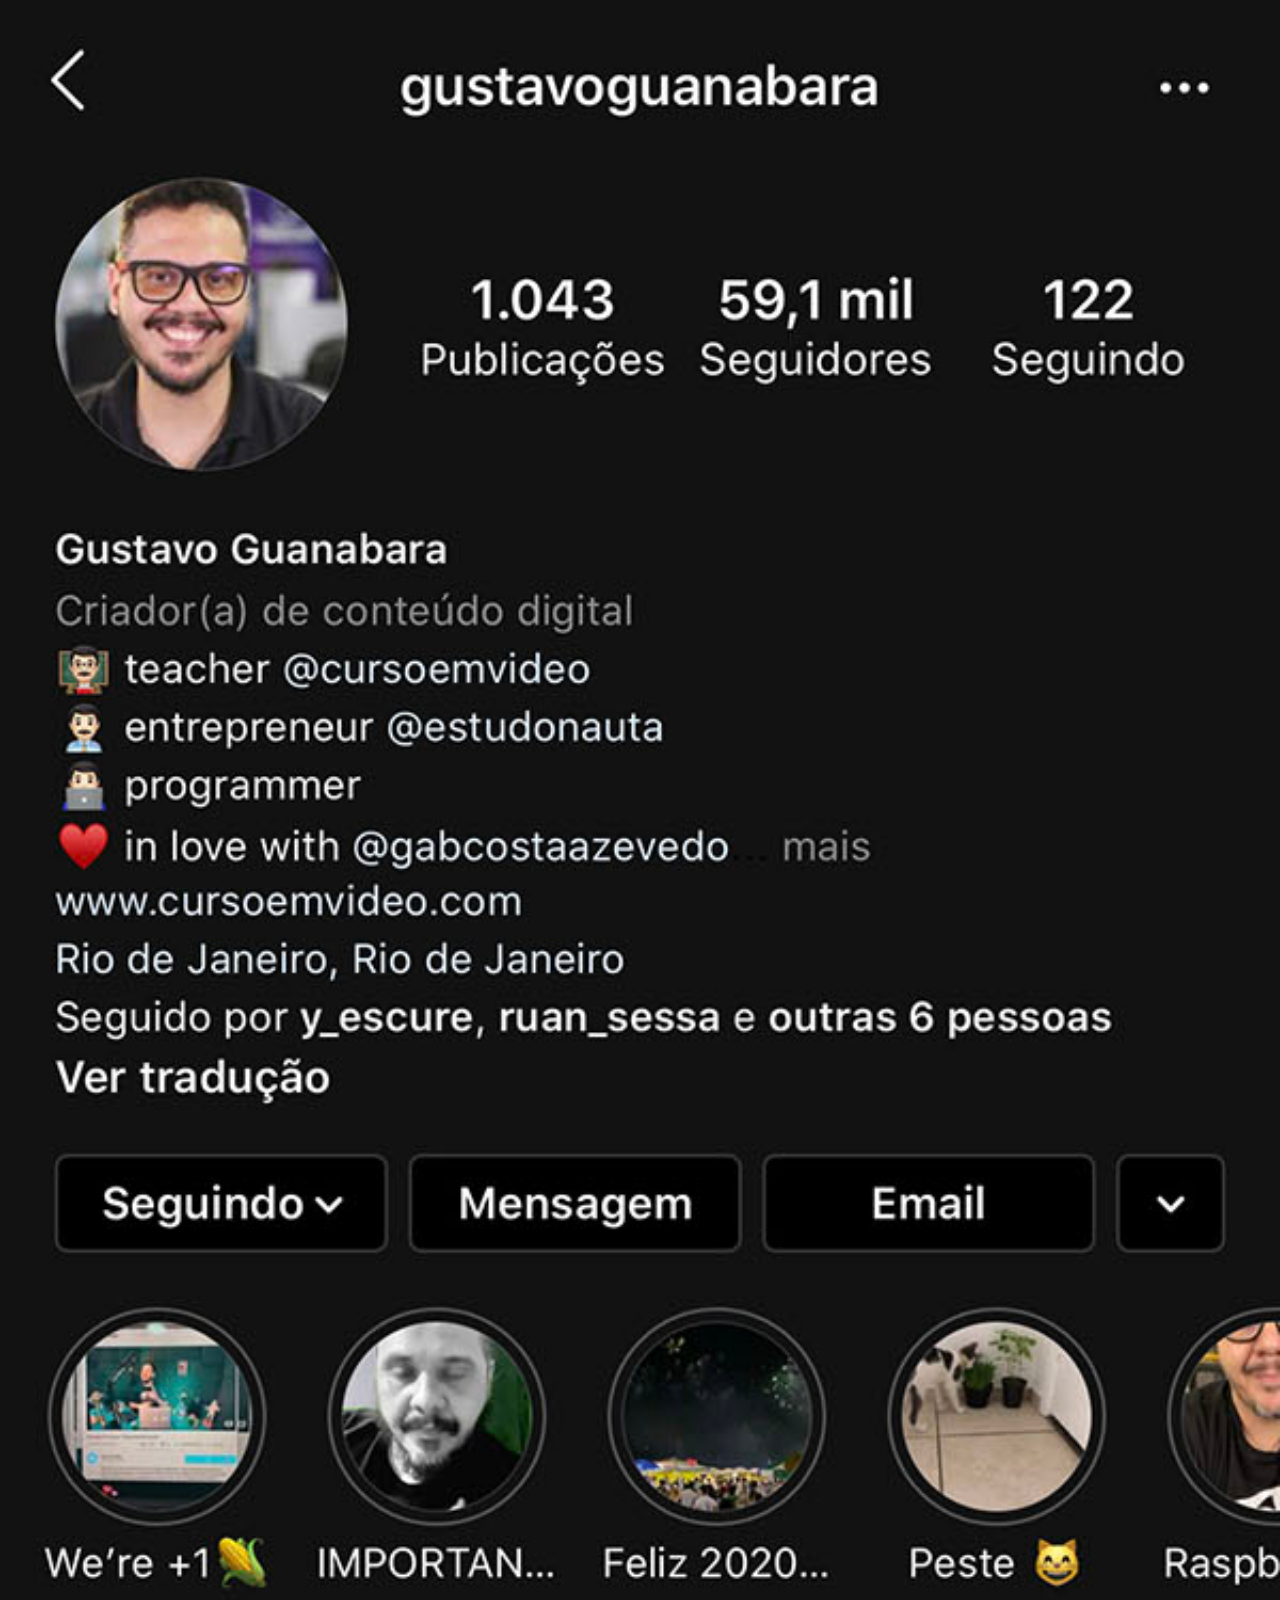
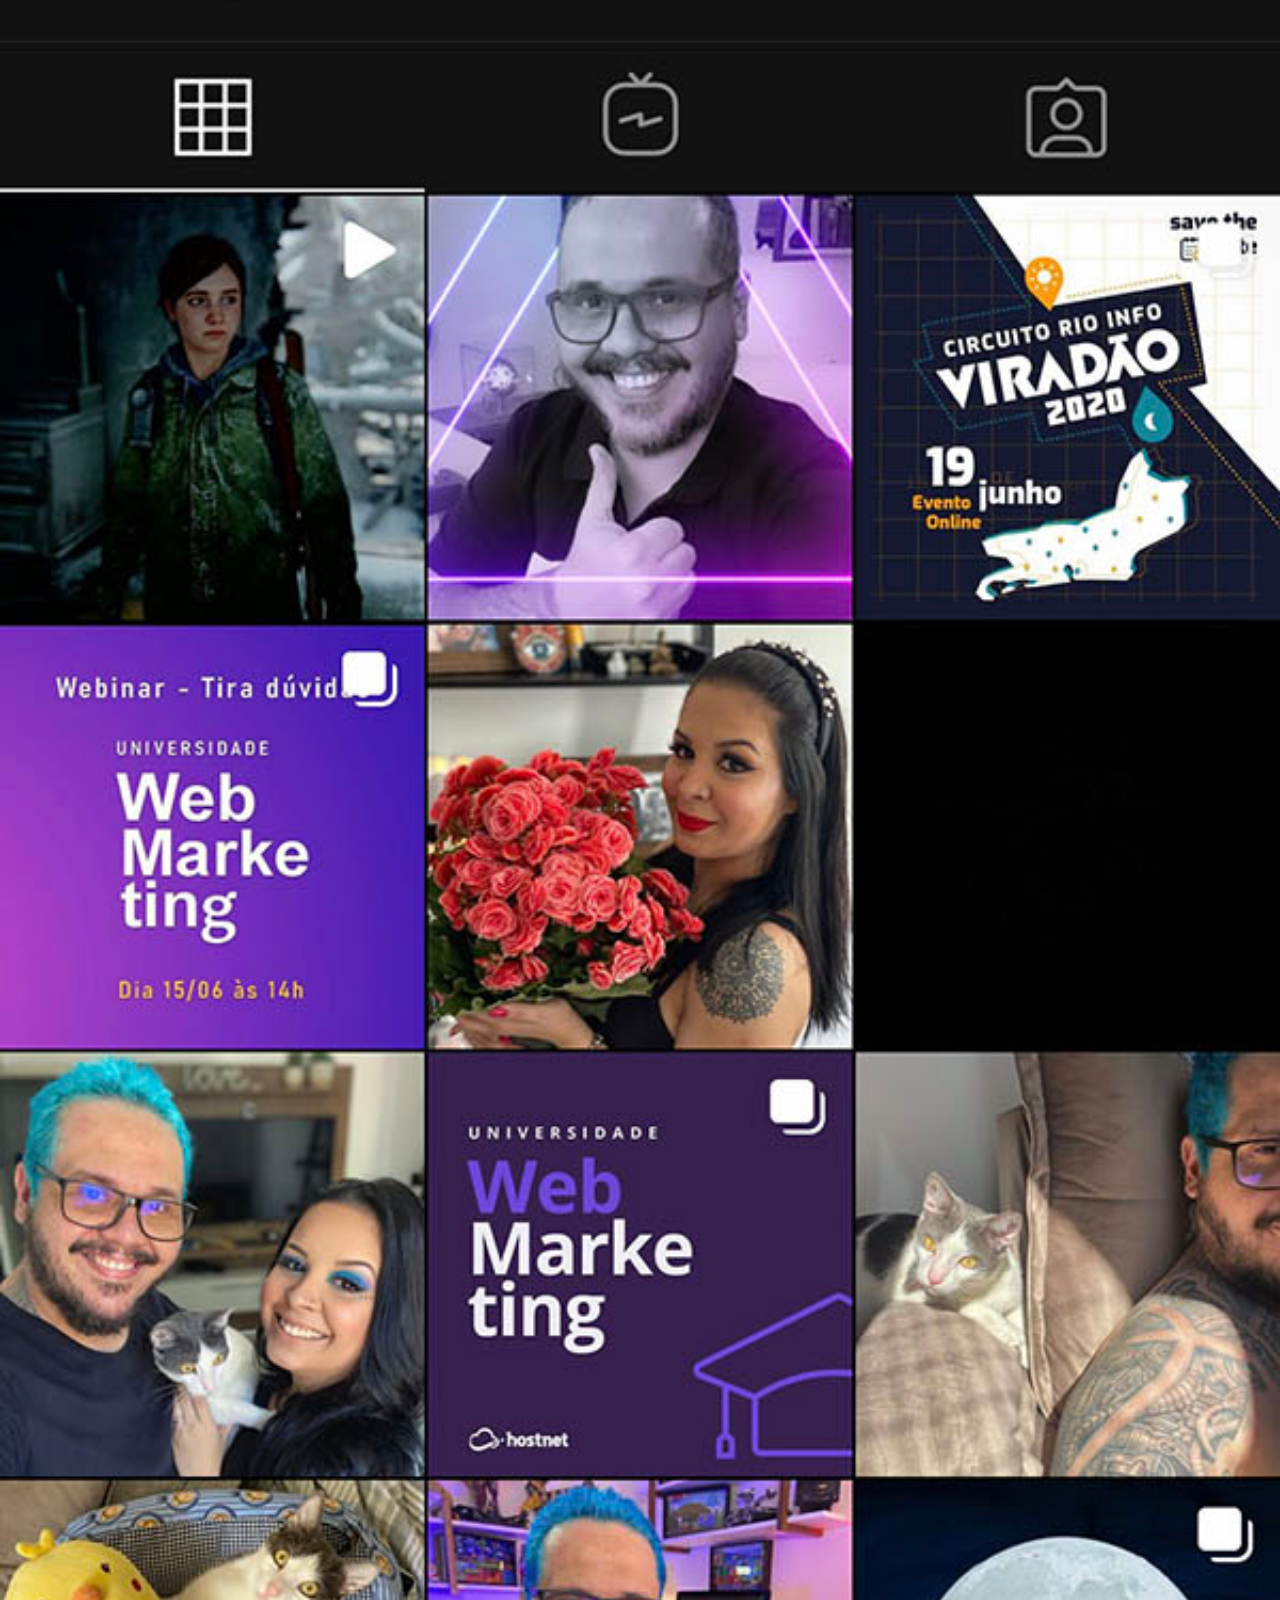
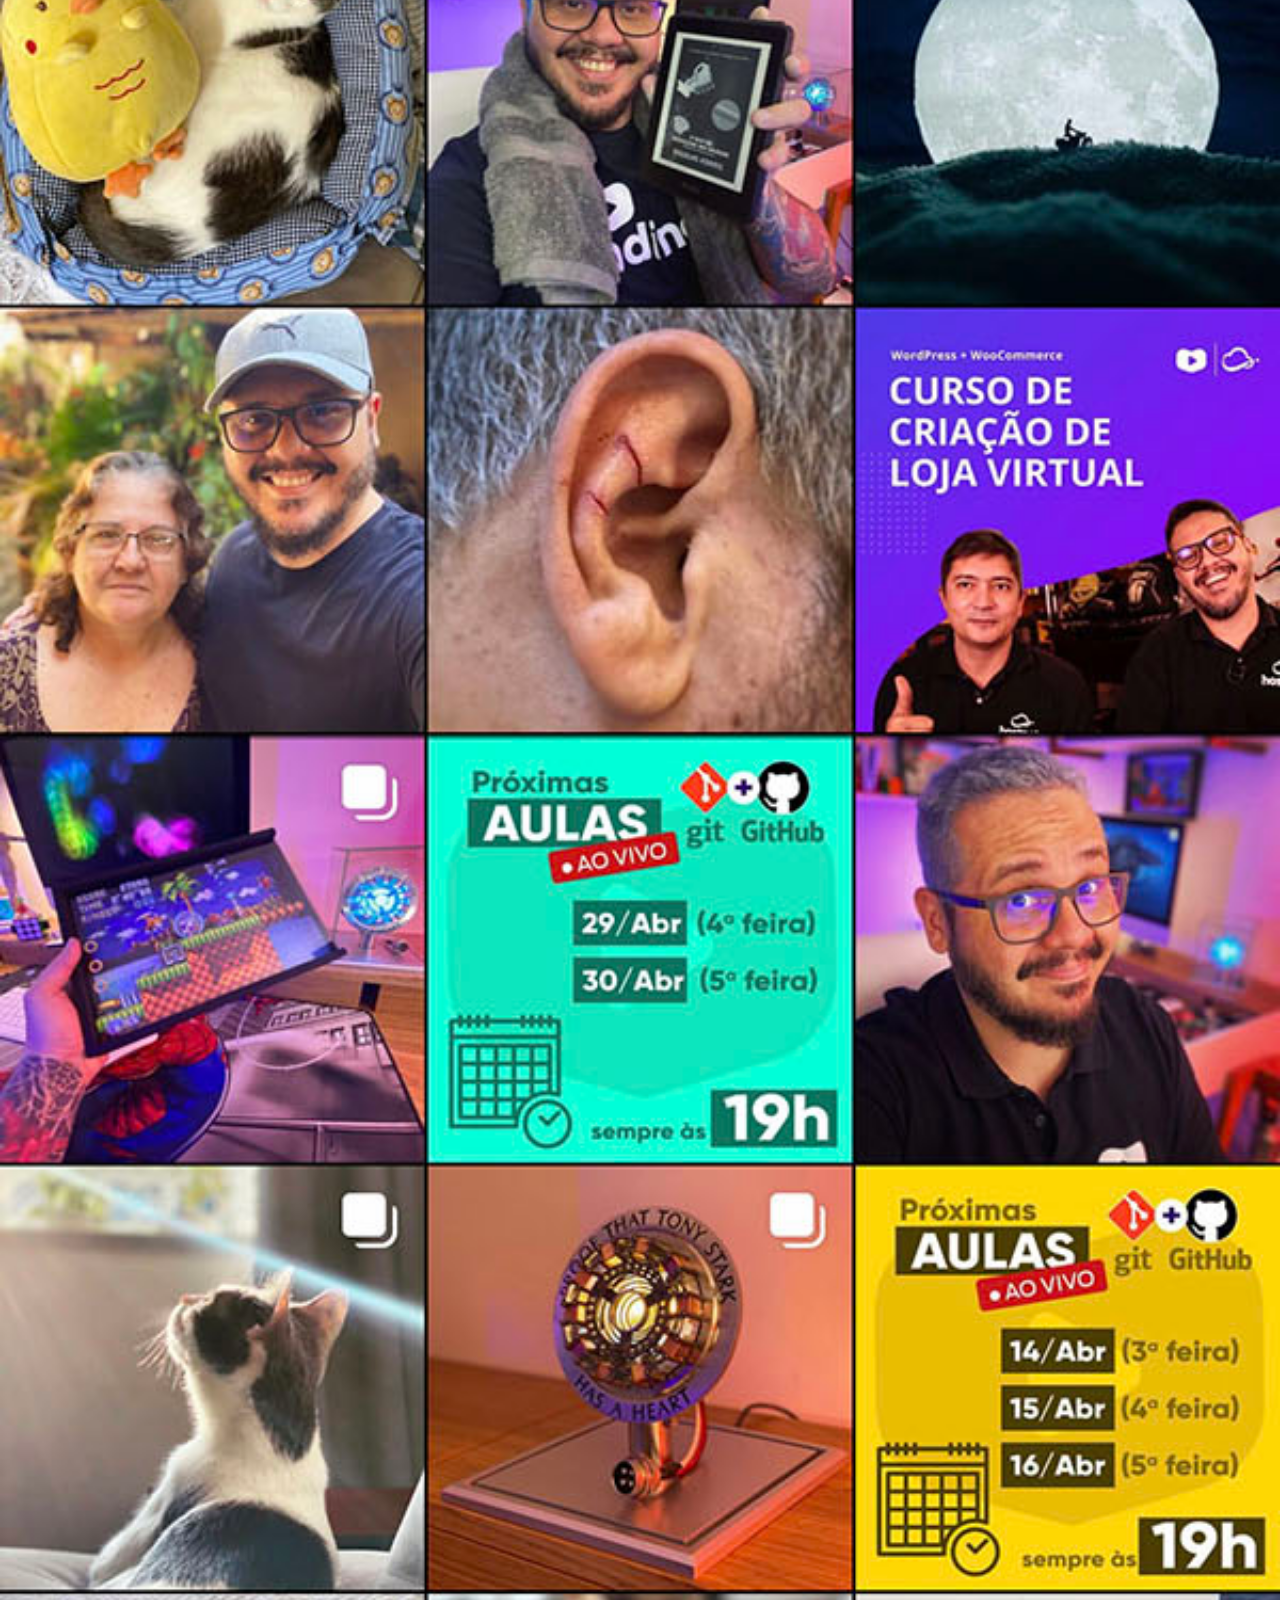
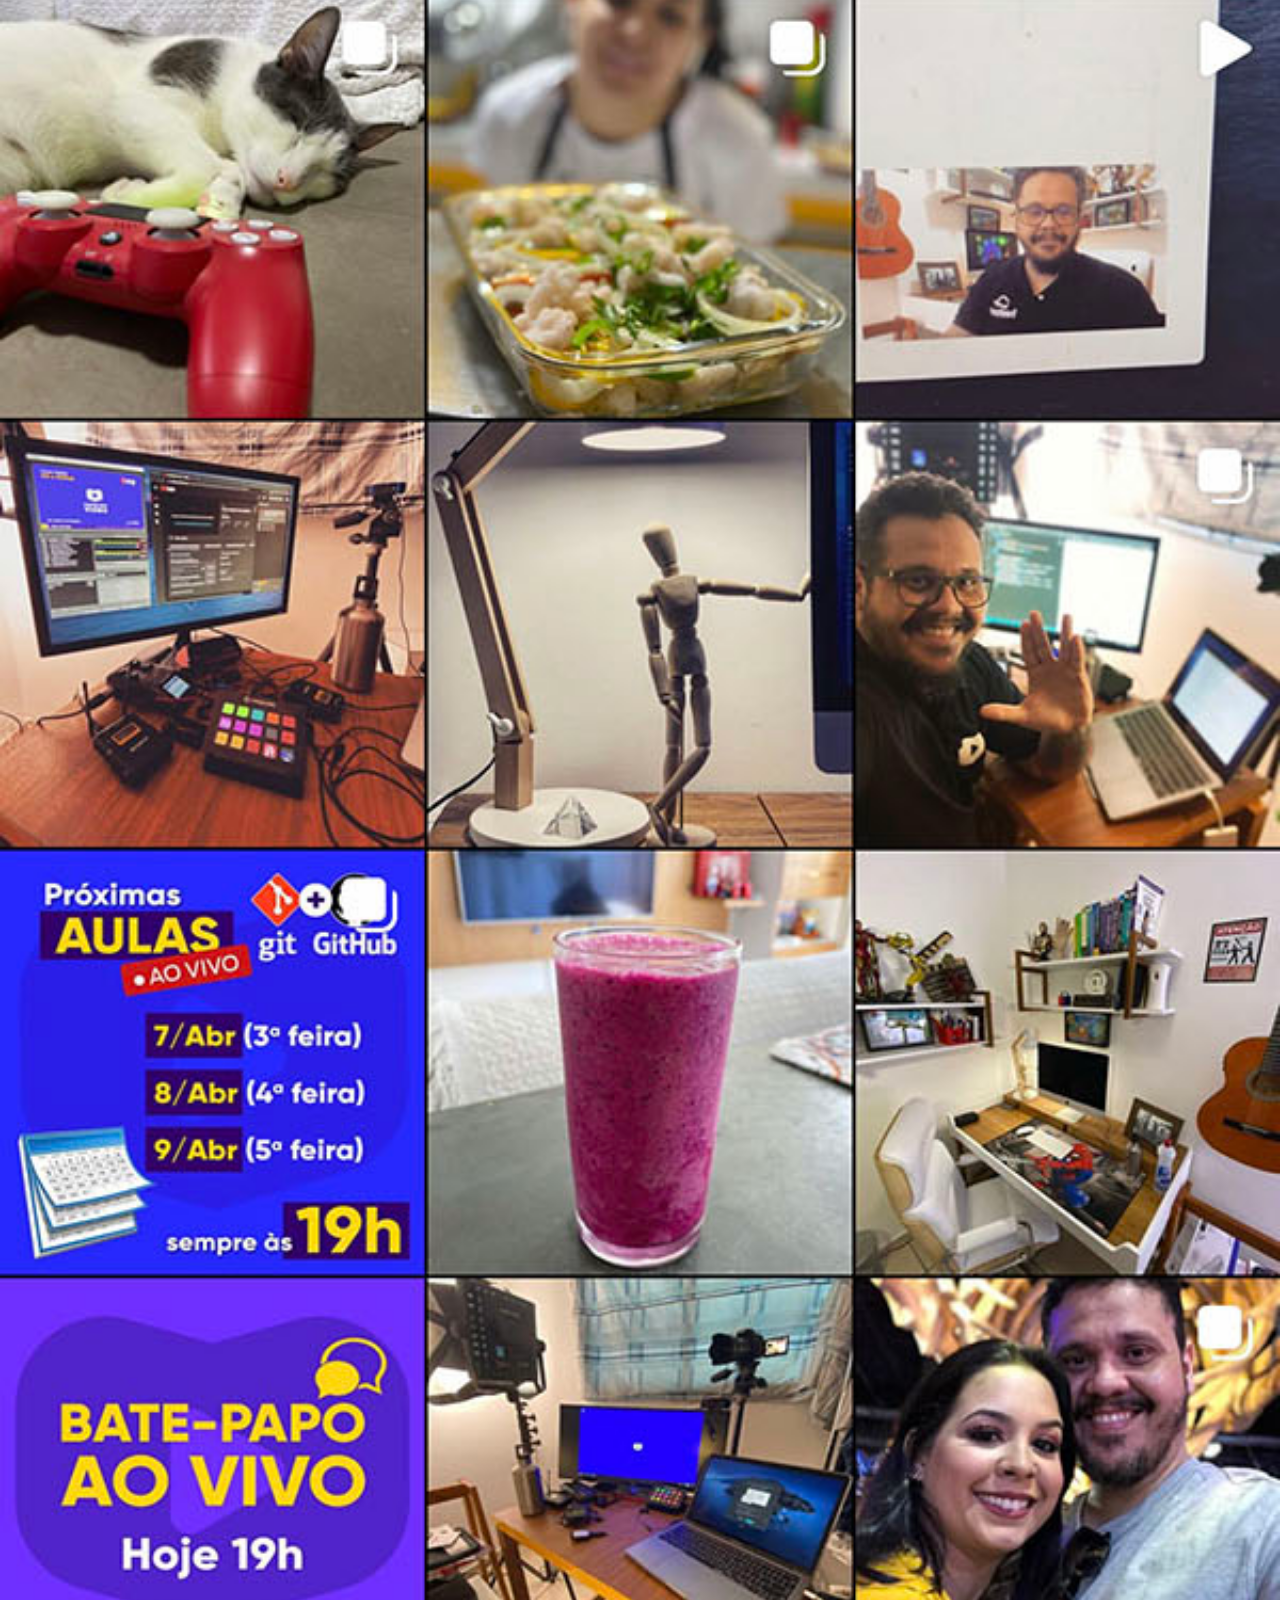
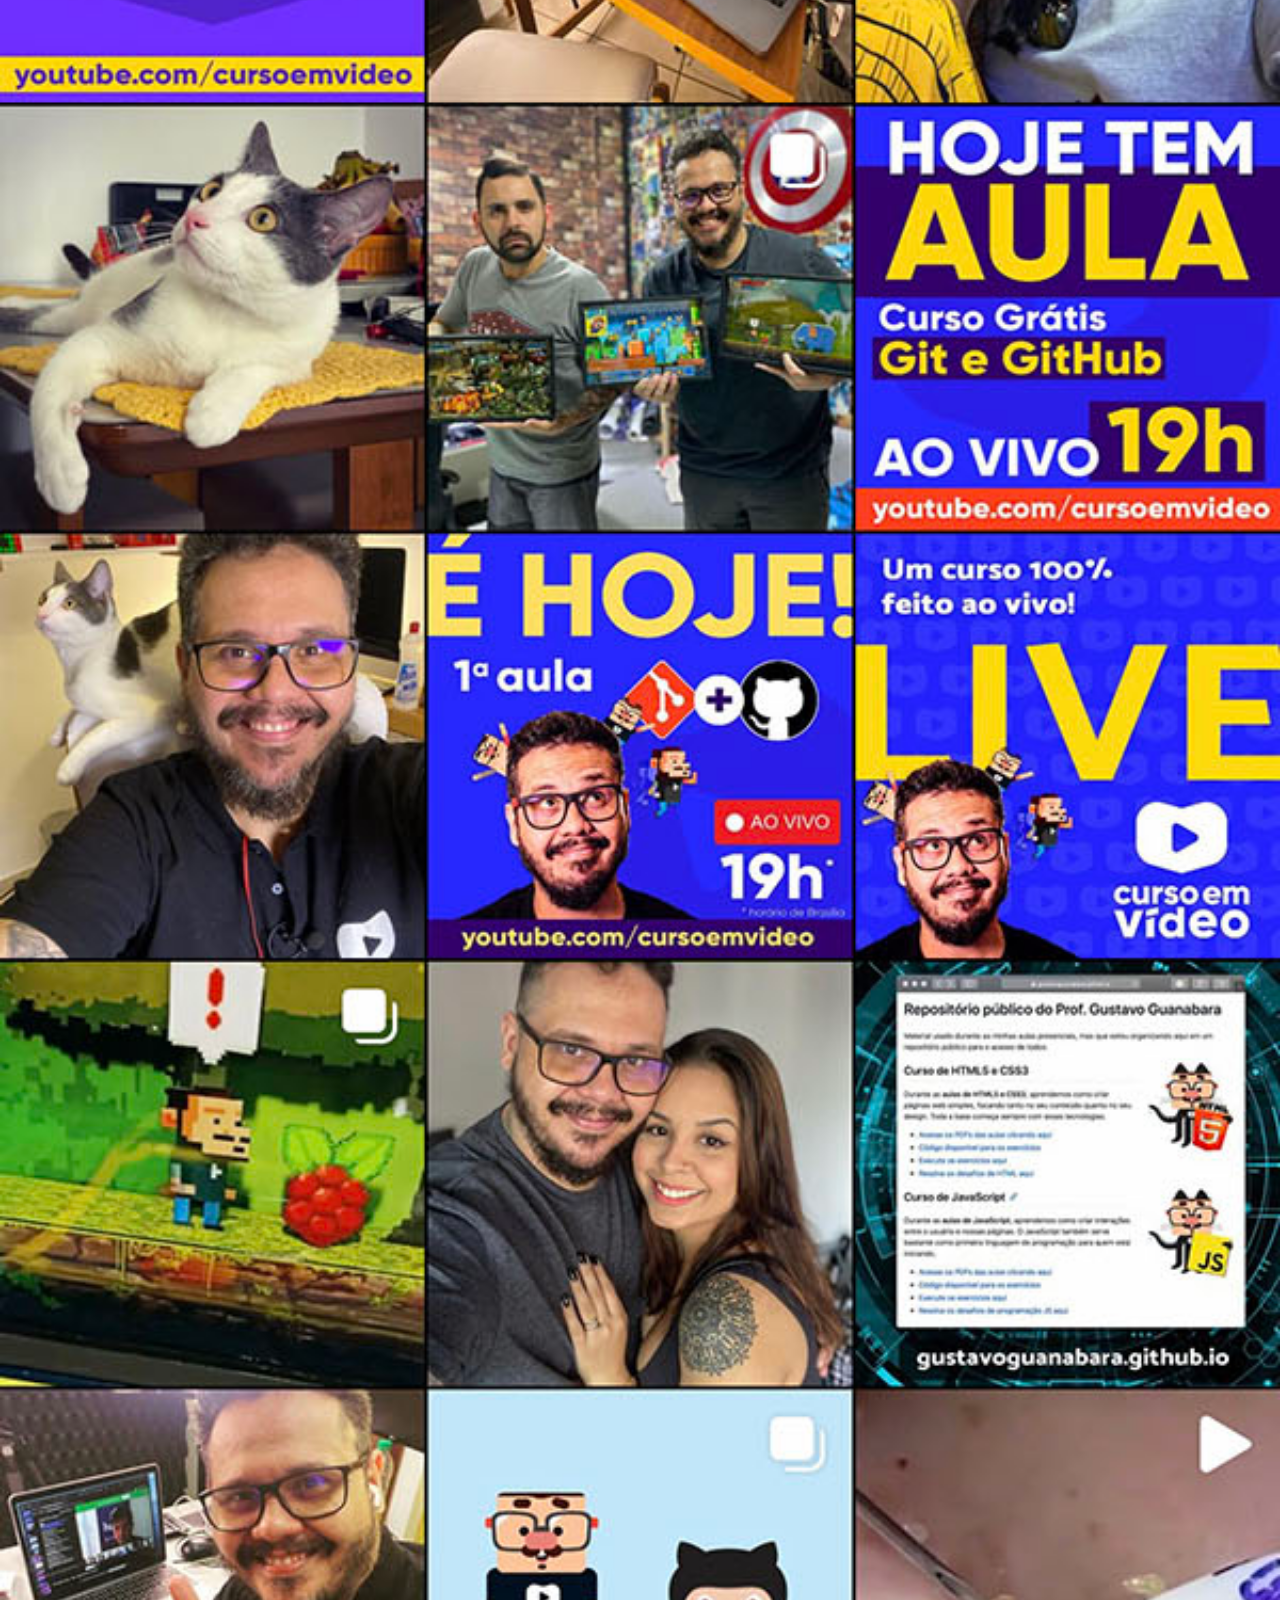
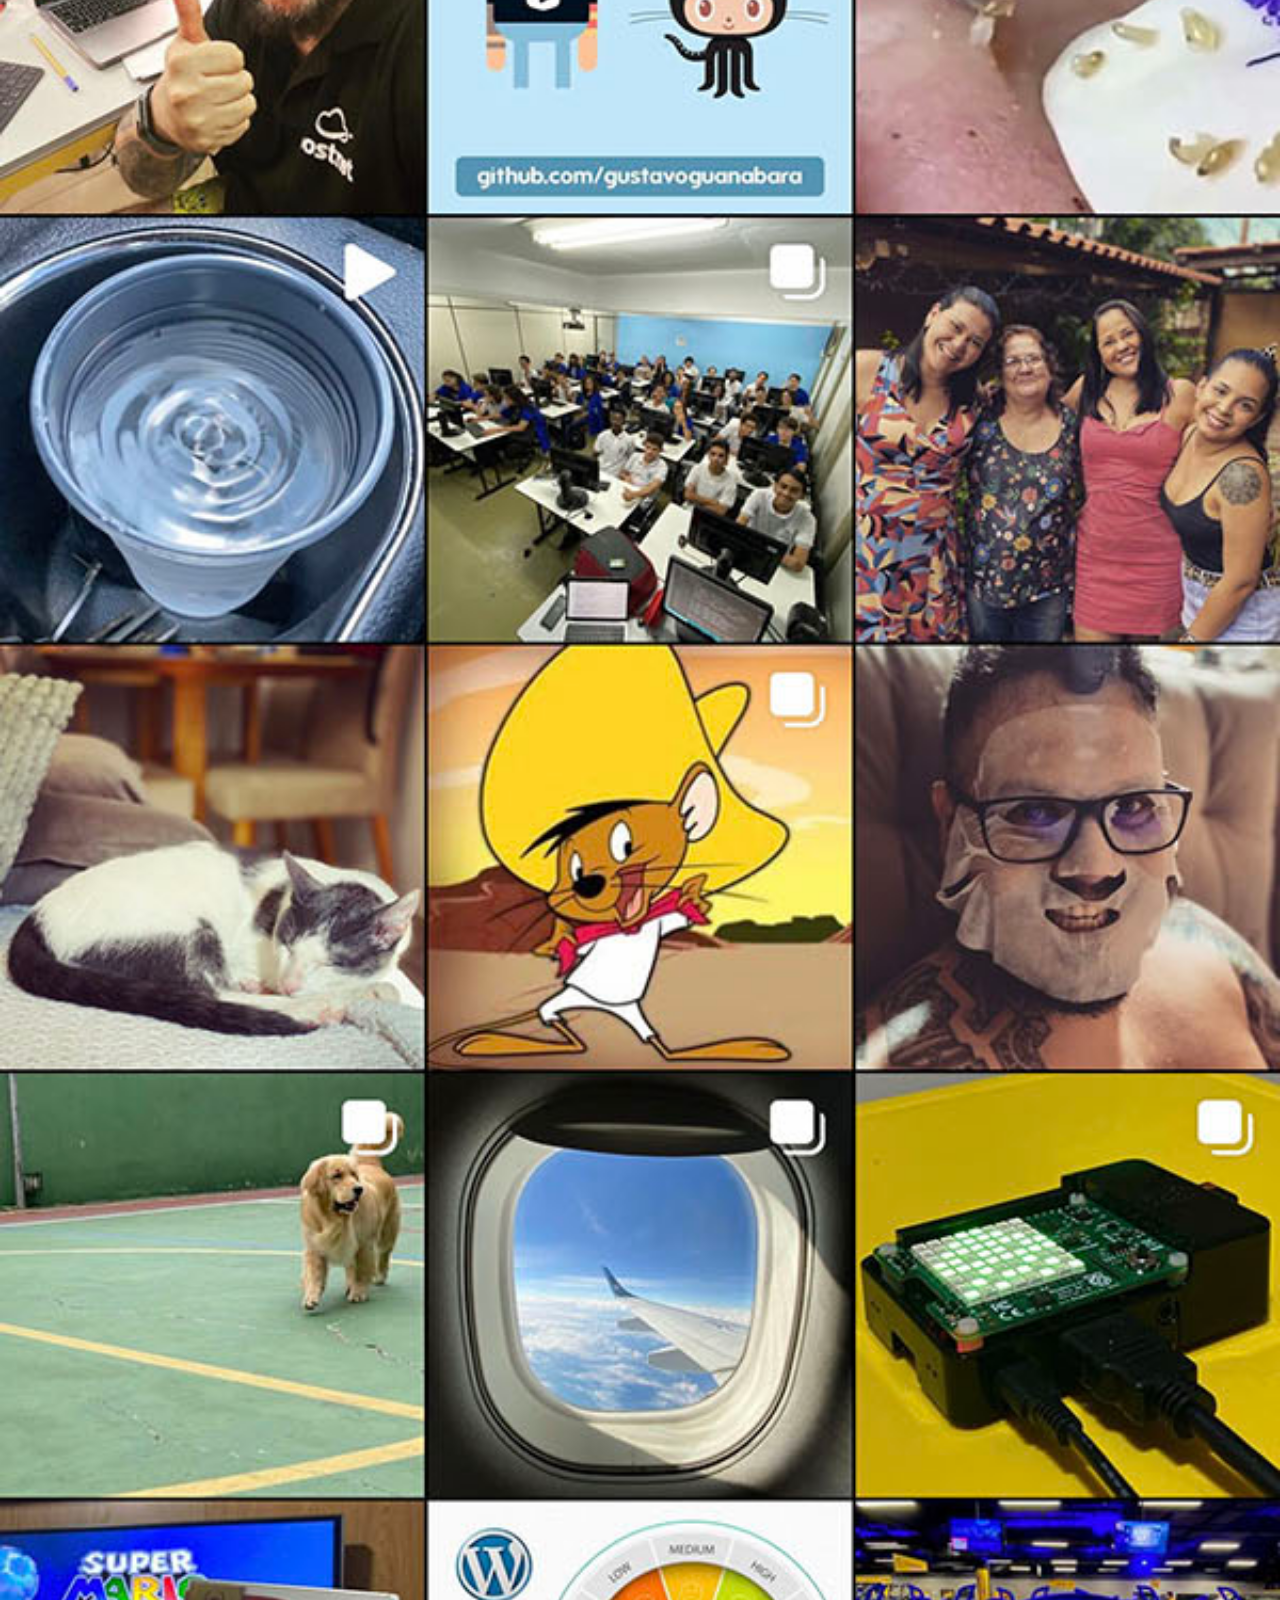
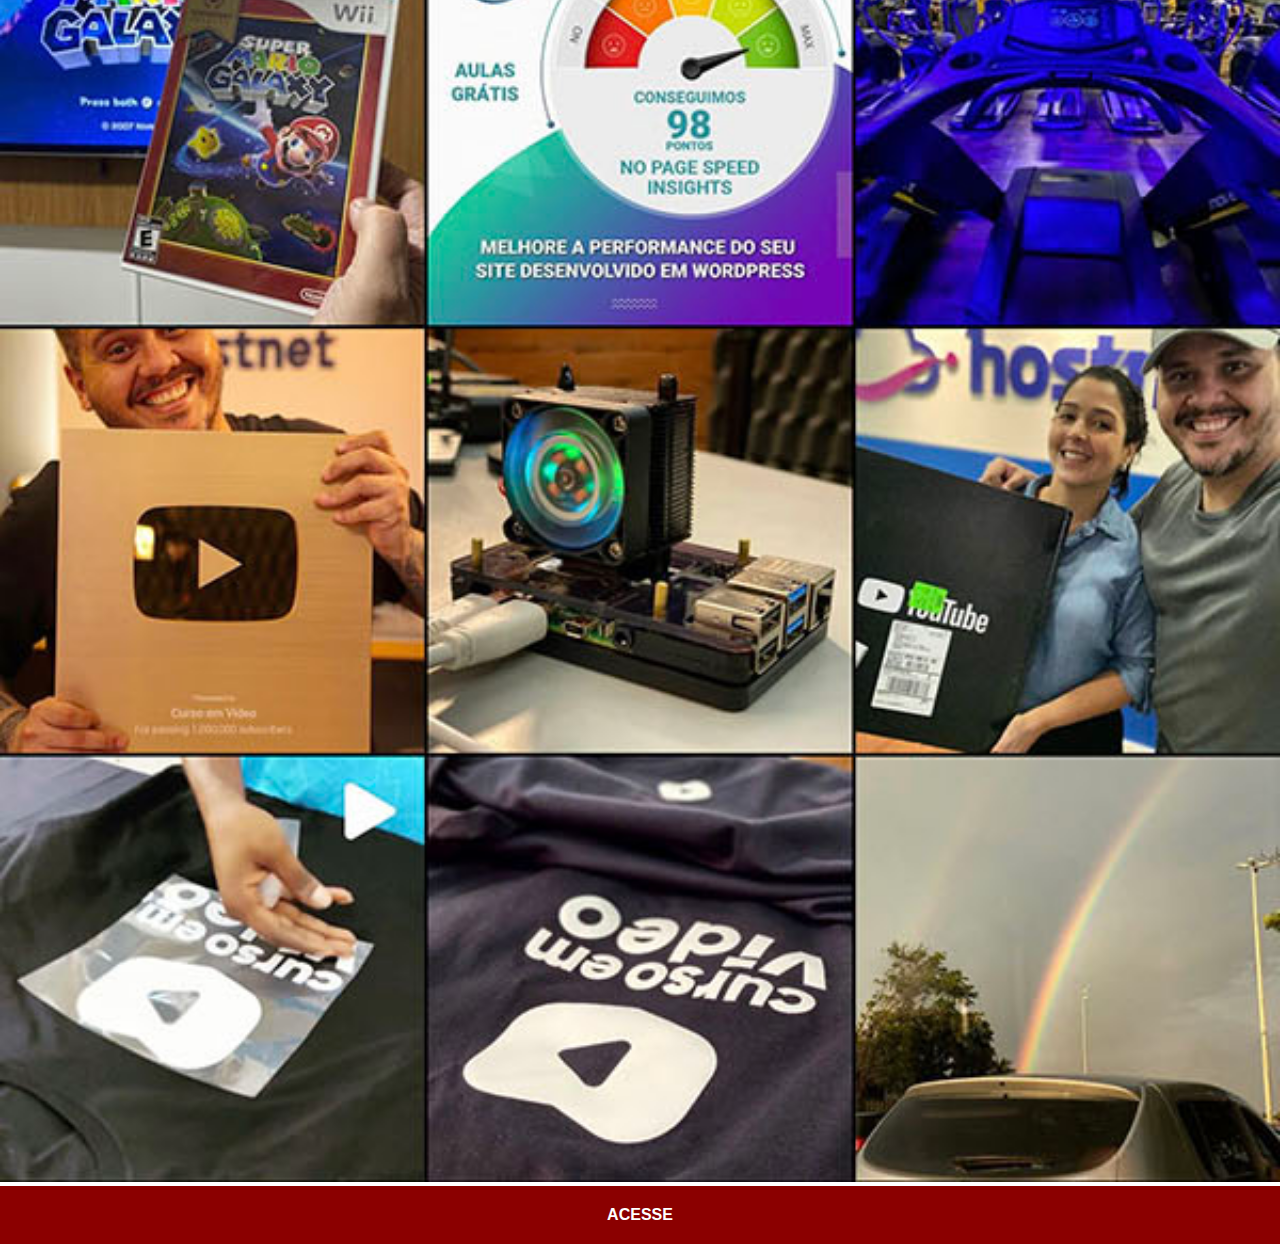
<file: instagram.html>
<!DOCTYPE html>
<html lang="en">
<head>
    <meta charset="UTF-8">
    <meta http-equiv="X-UA-Compatible" content="IE=edge">
    <meta name="viewport" content="width=device-width, initial-scale=1.0">
    <title>Instagram</title>
    <link rel="stylesheet" href="estilos/social.css">
</head>
<body>
    <img src="imagens/tela-instagram.jpg" alt="Instagram">
    <a href="https://www.instagram.com/gustavoguanabara/" target="_blank">ACESSE</a>
    
</body>
</html>
</file>
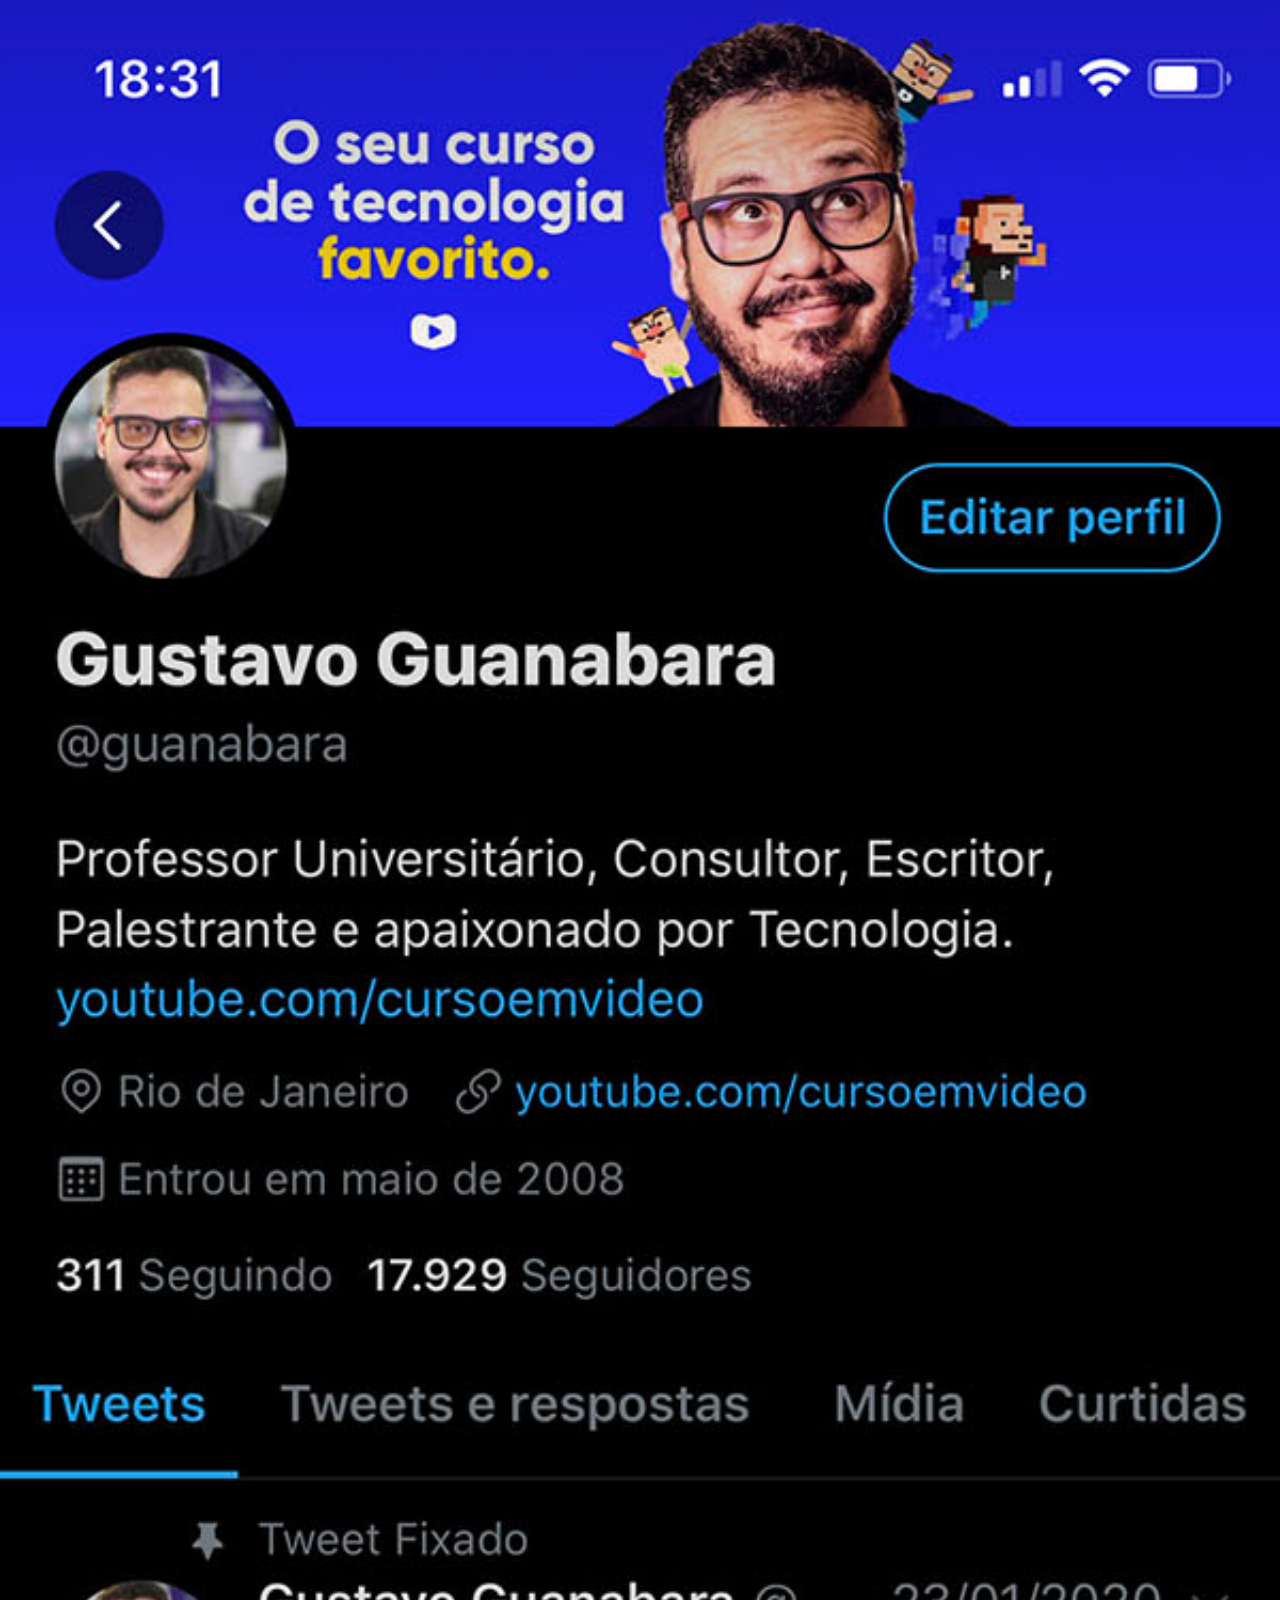
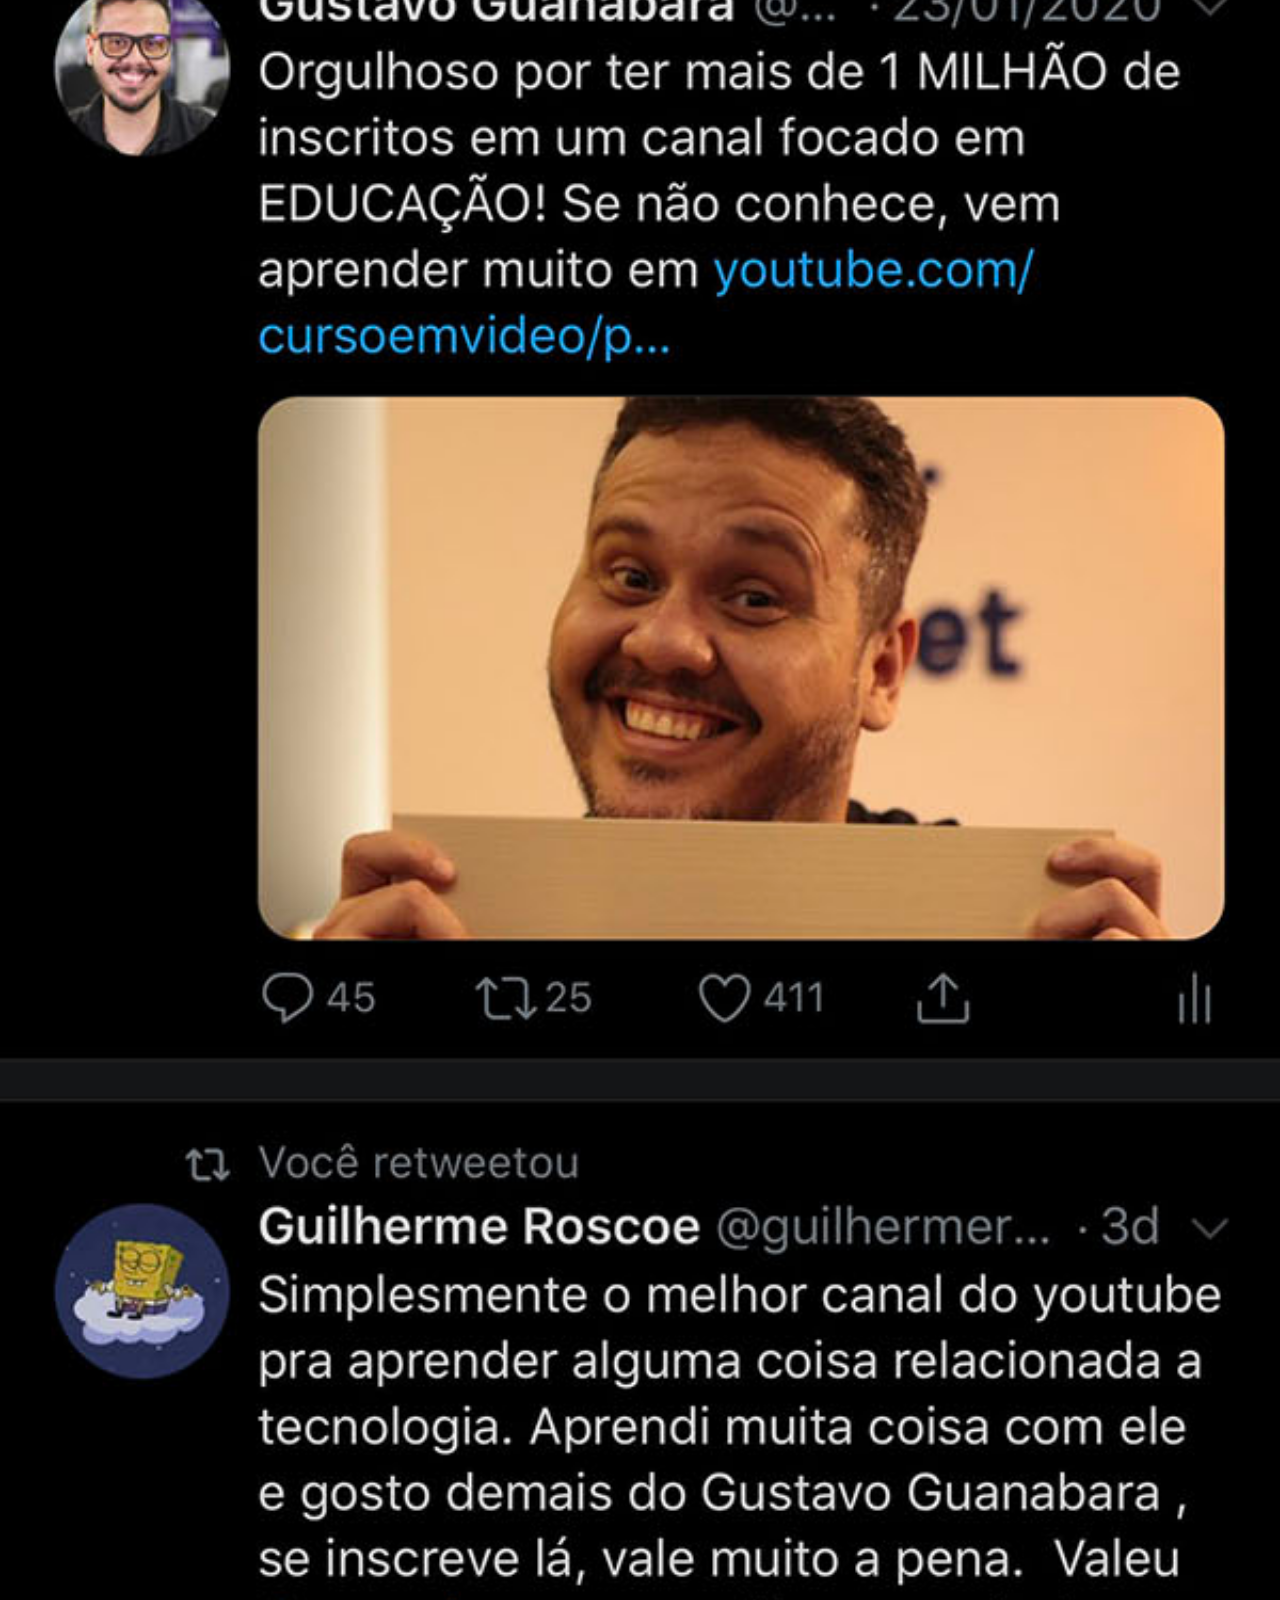
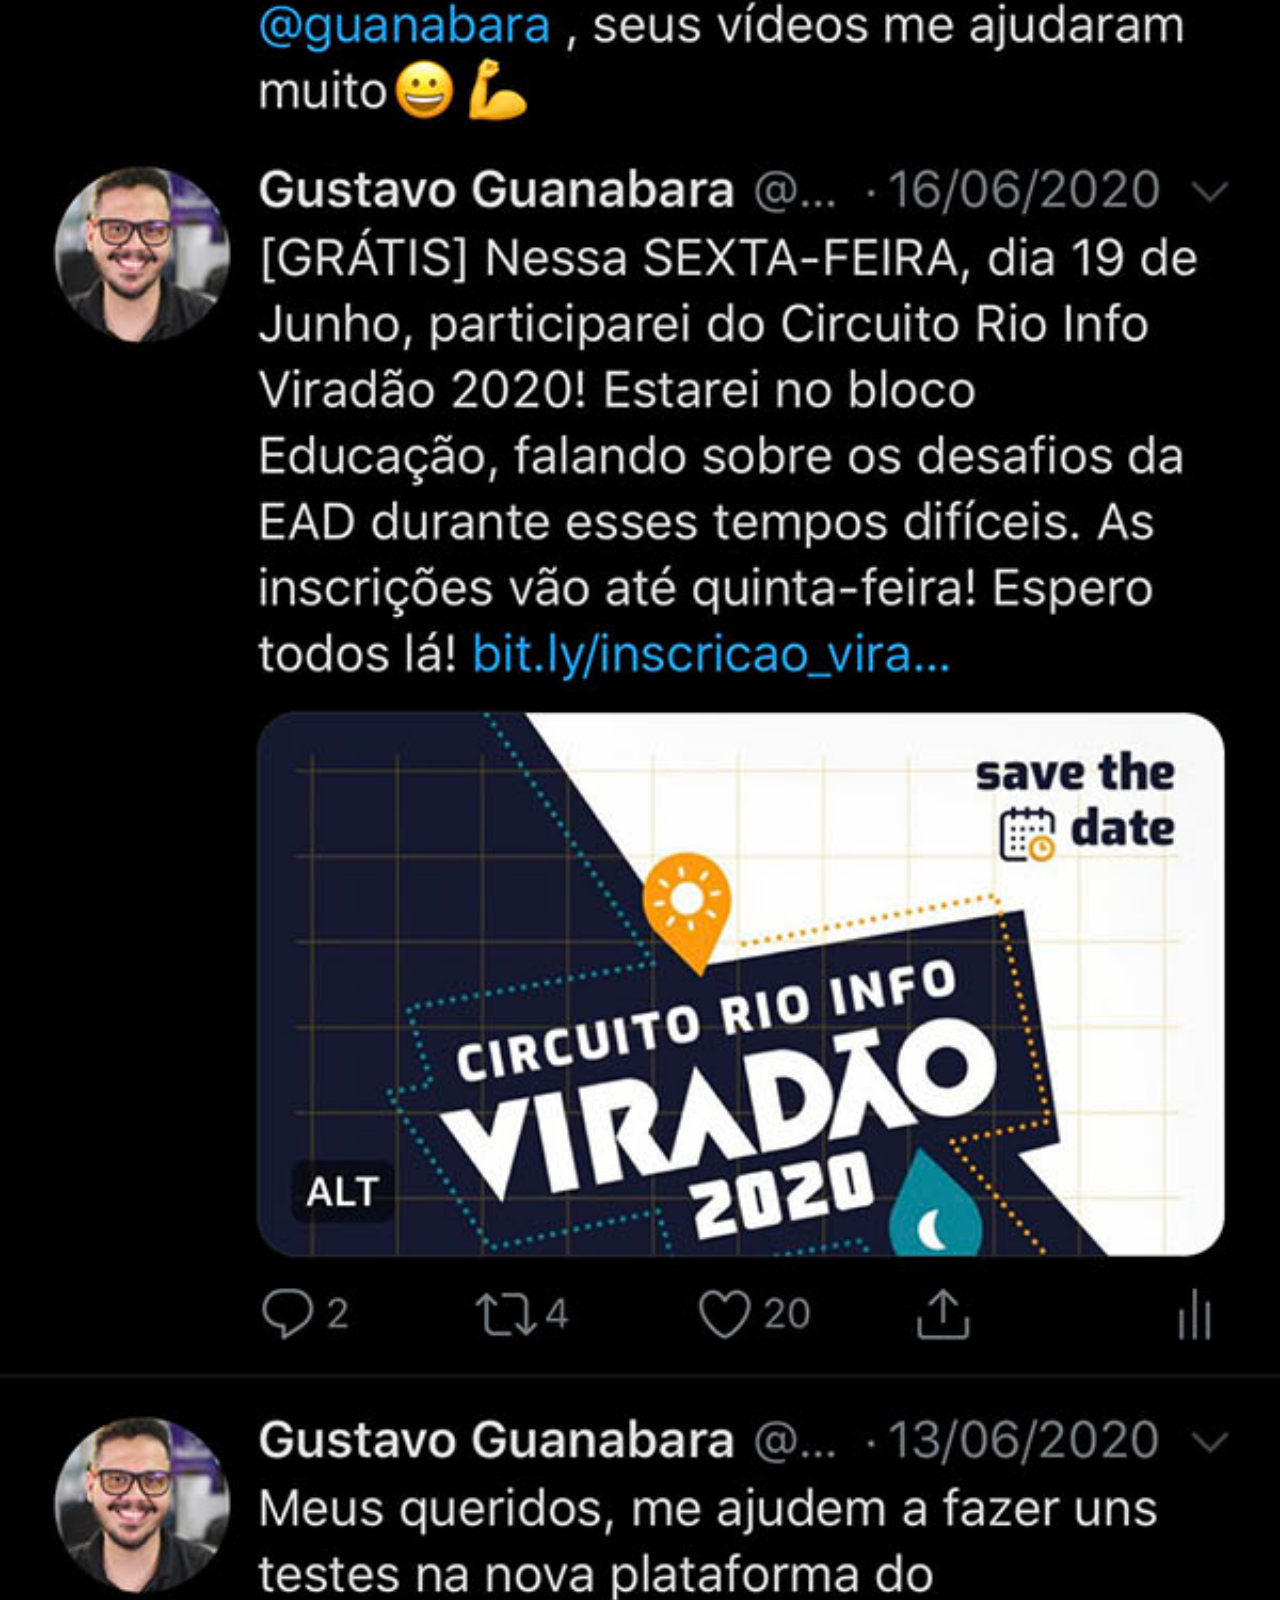
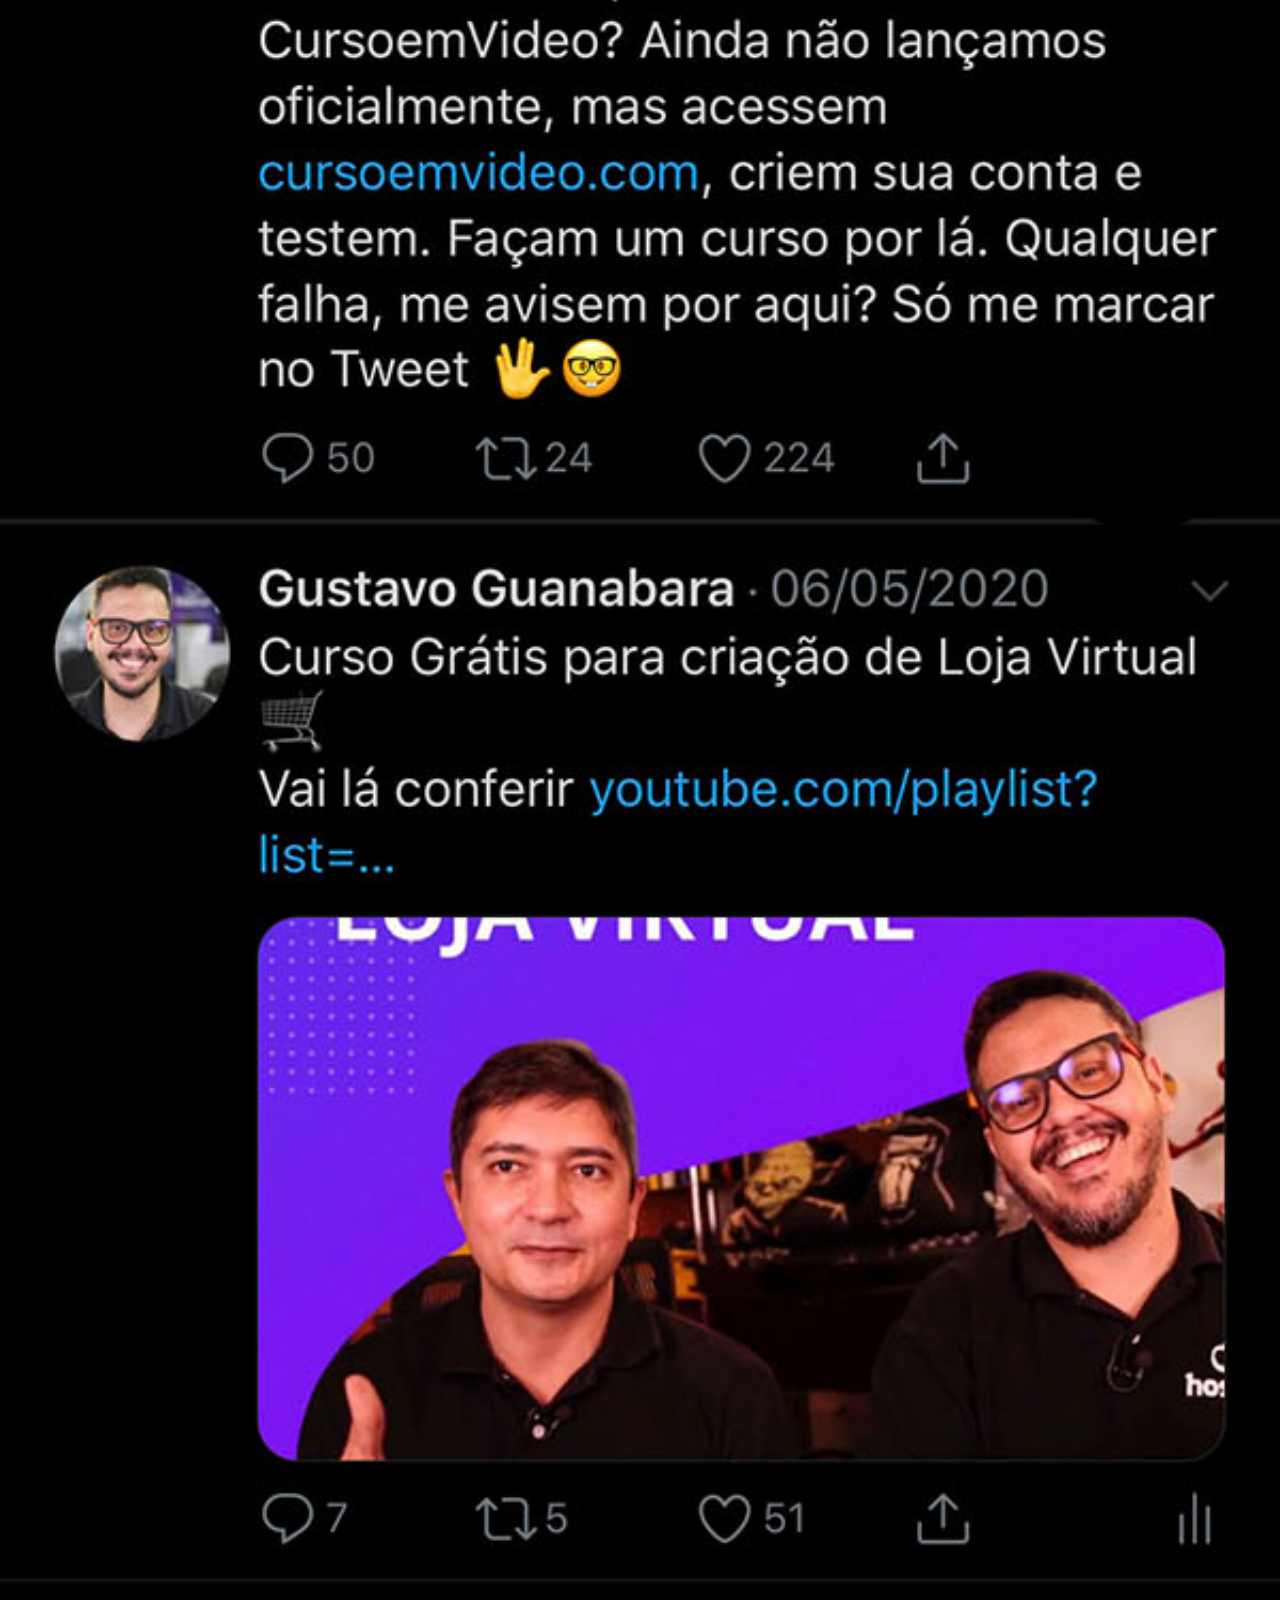
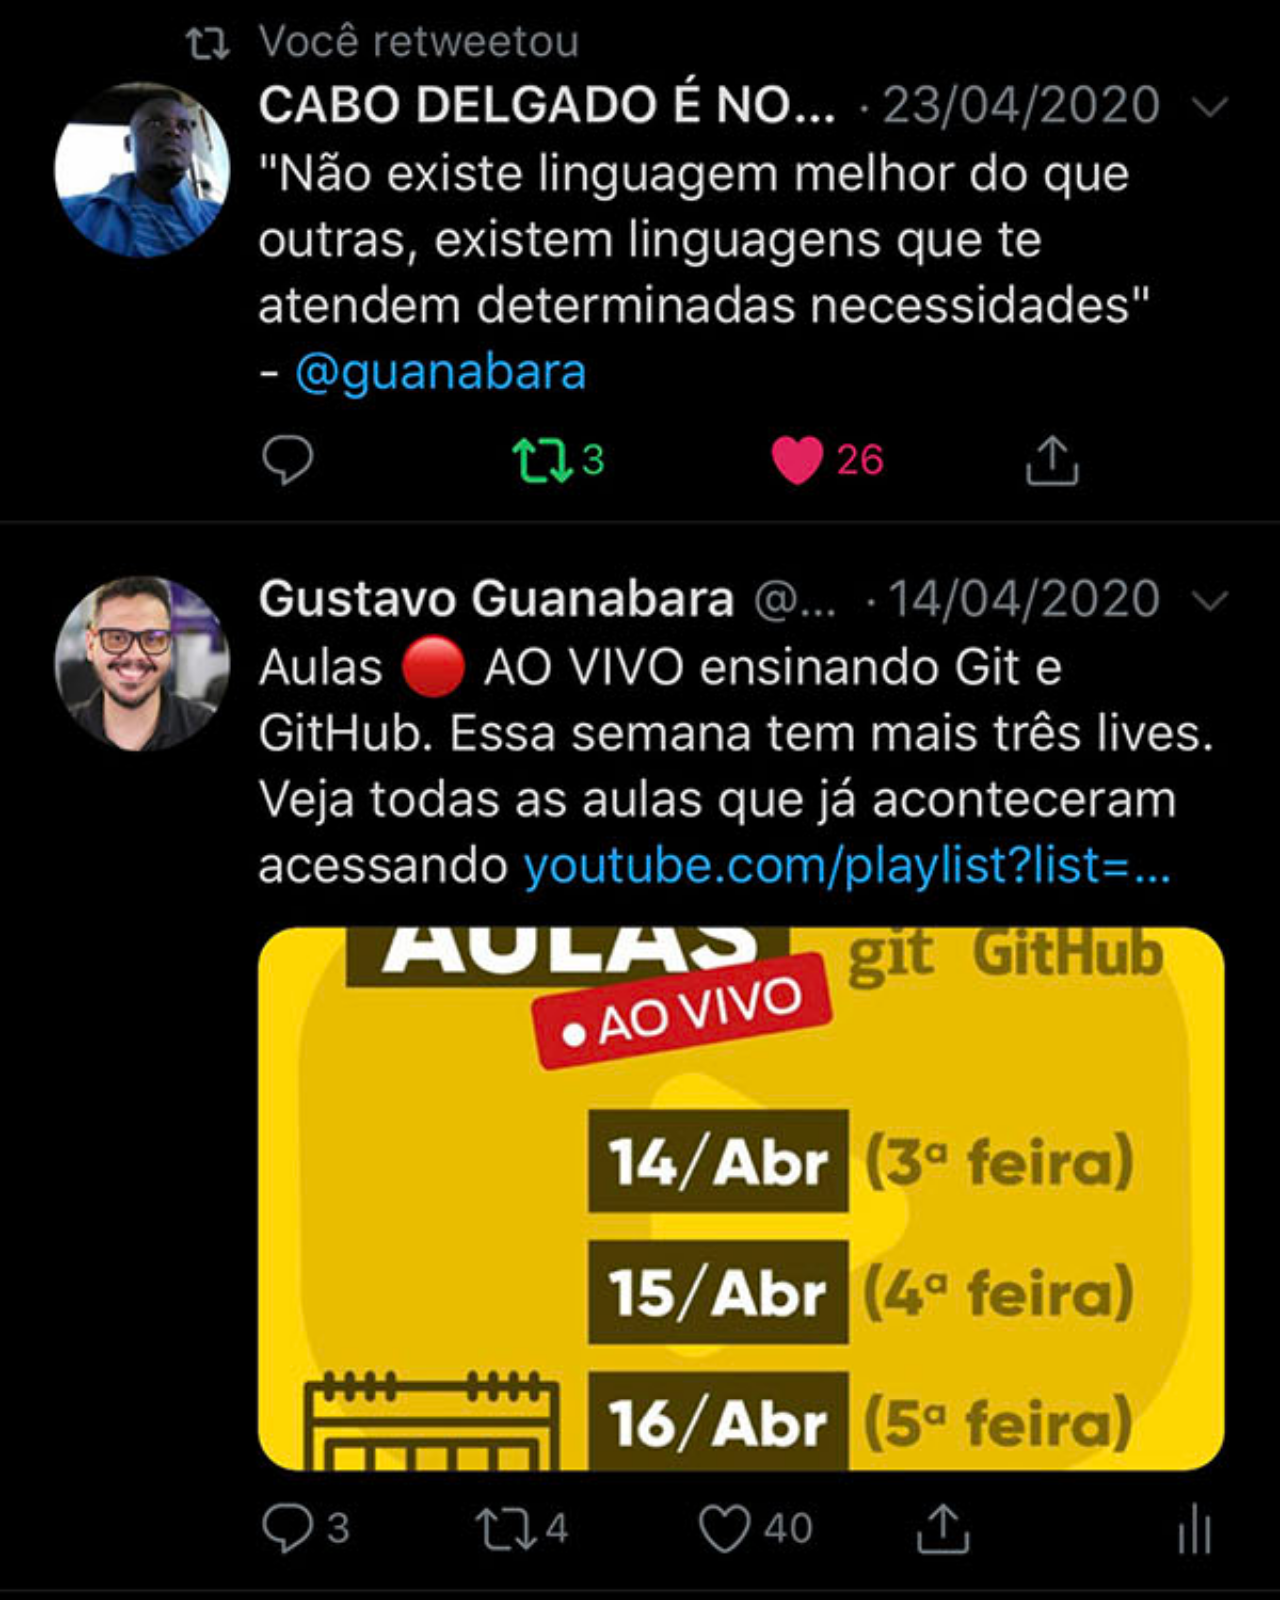
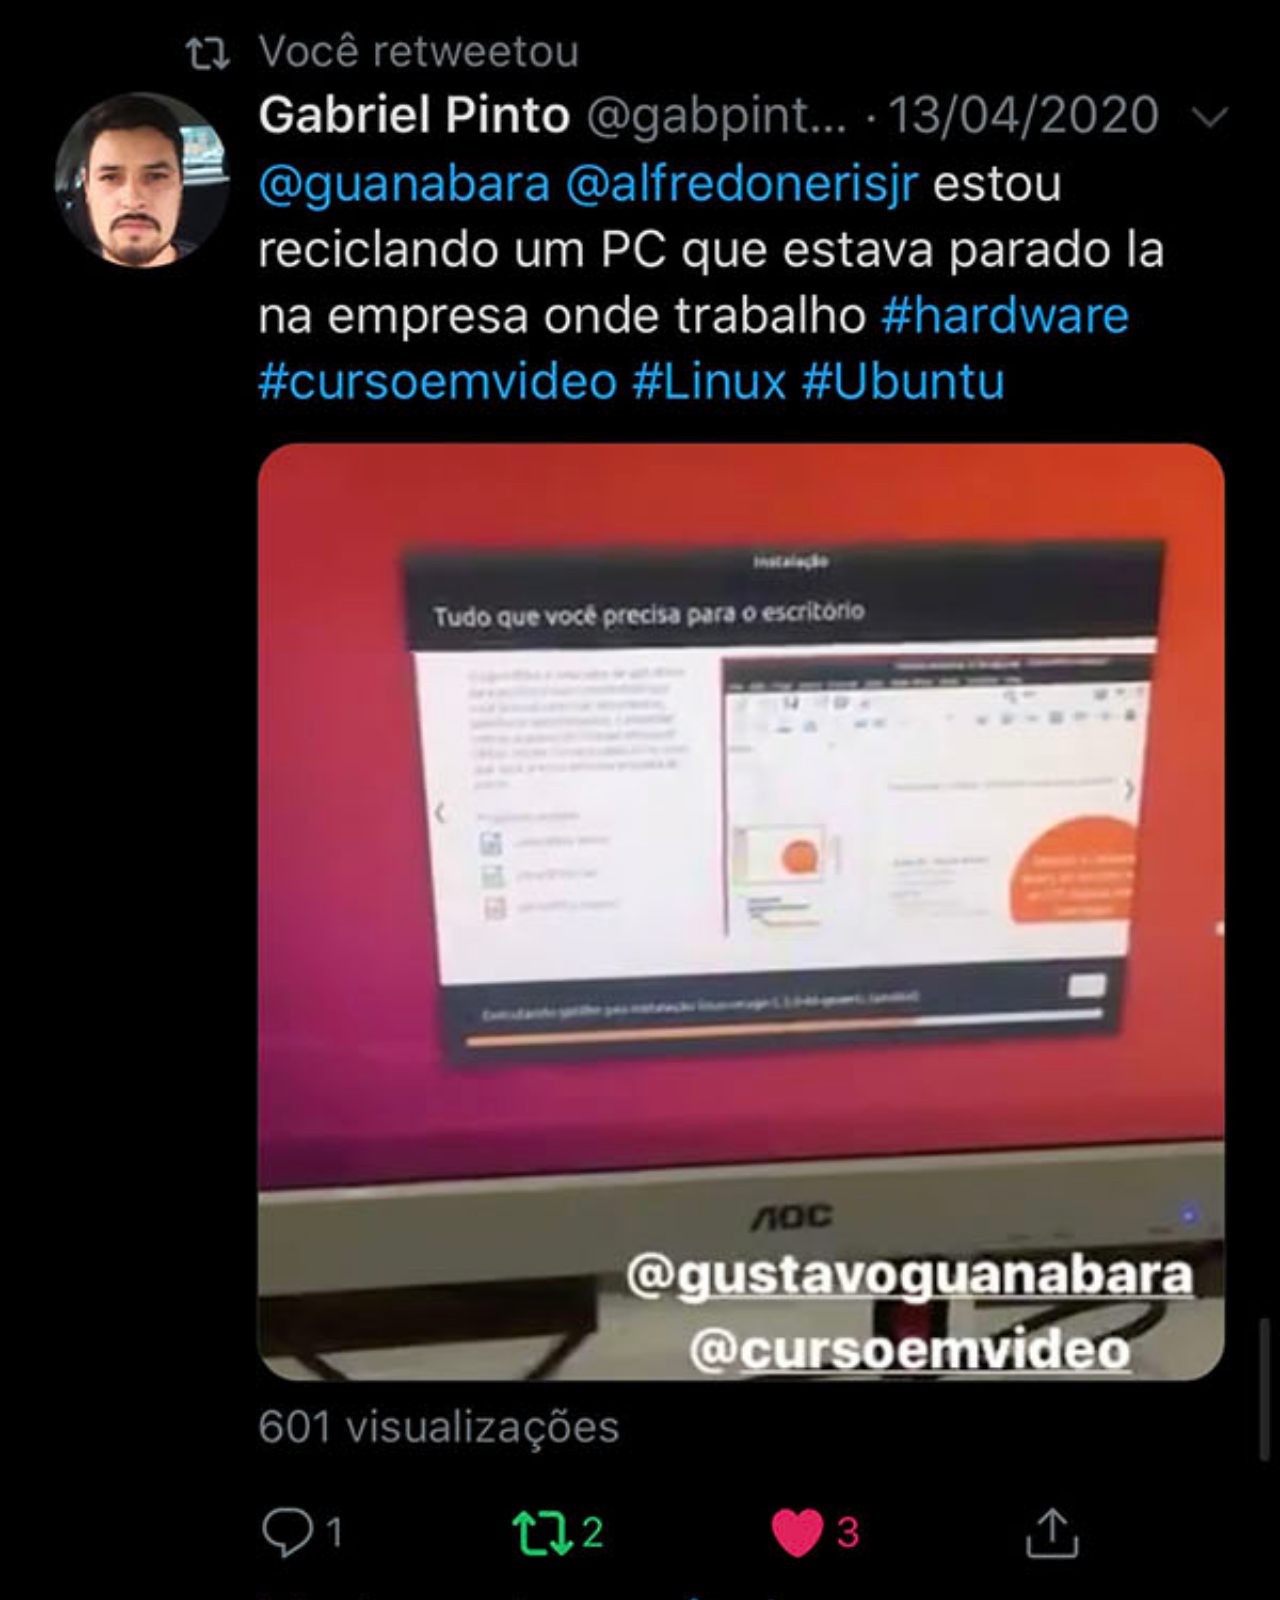
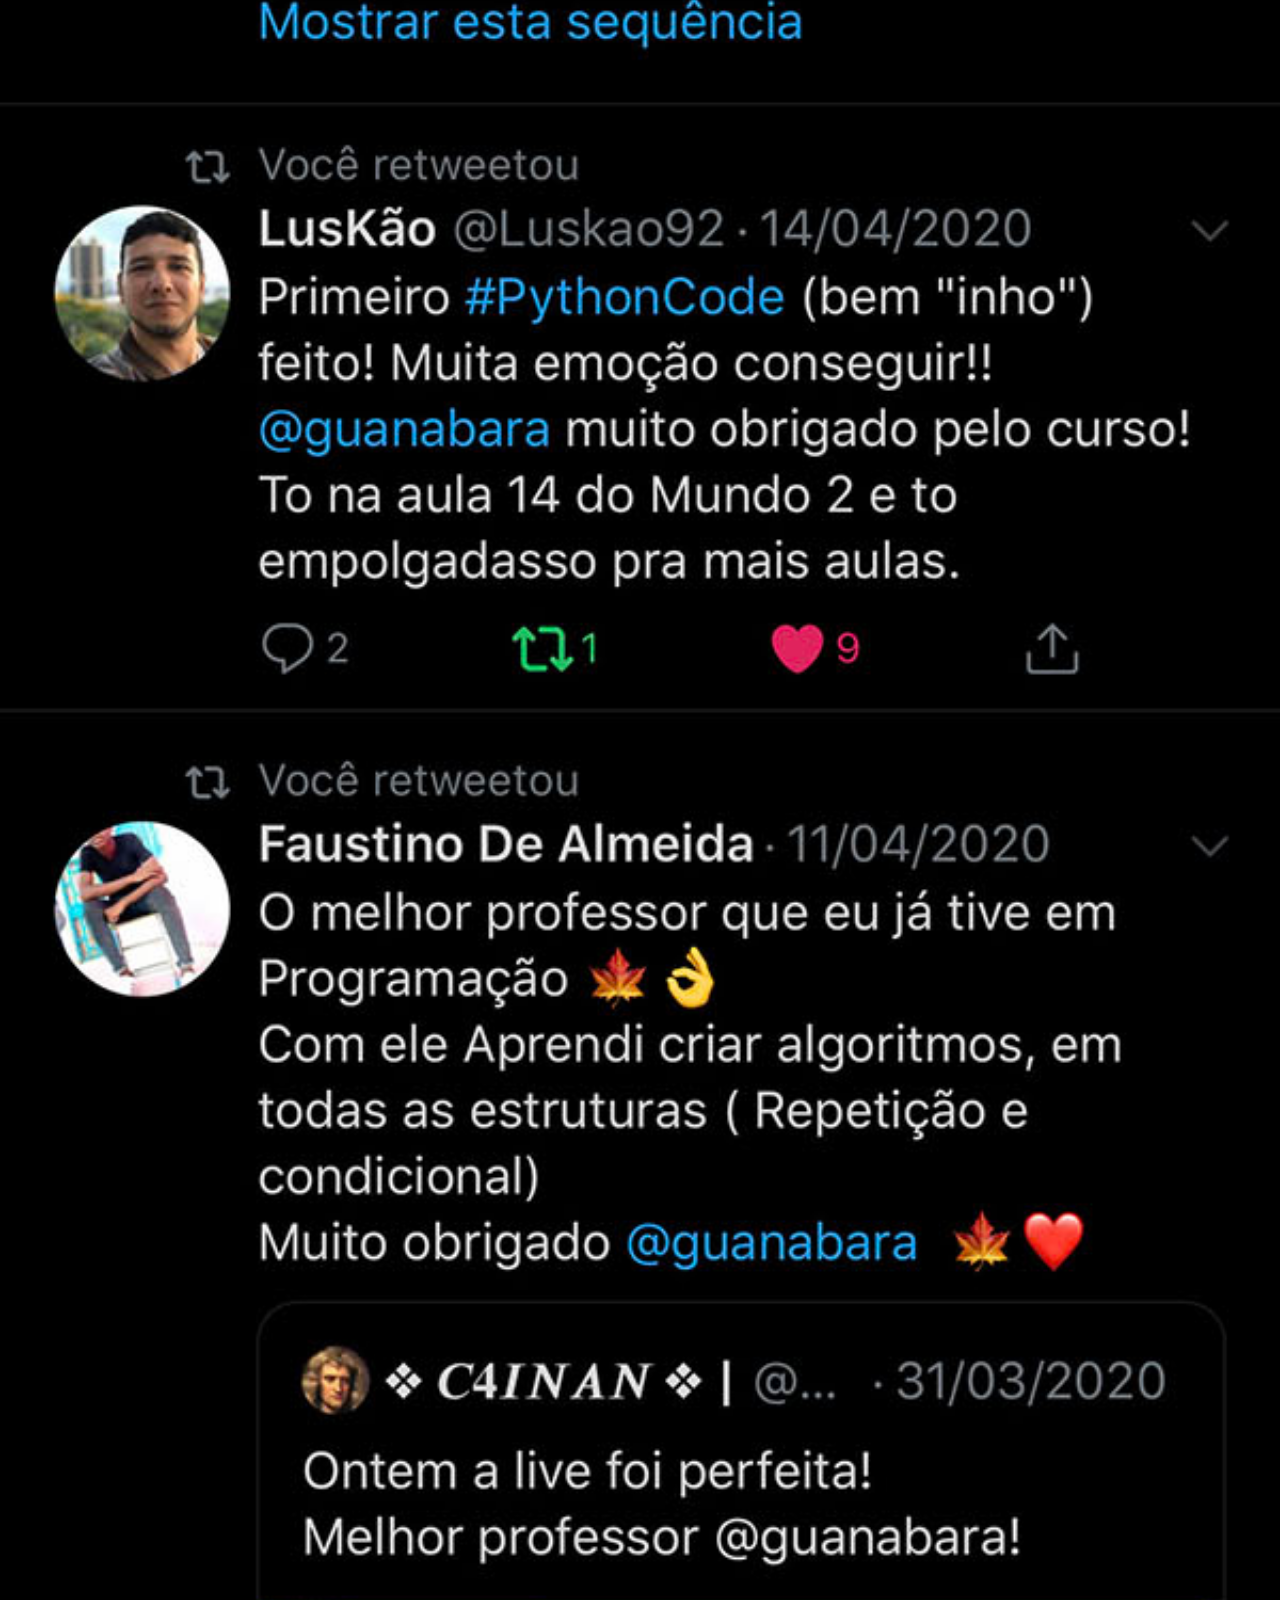
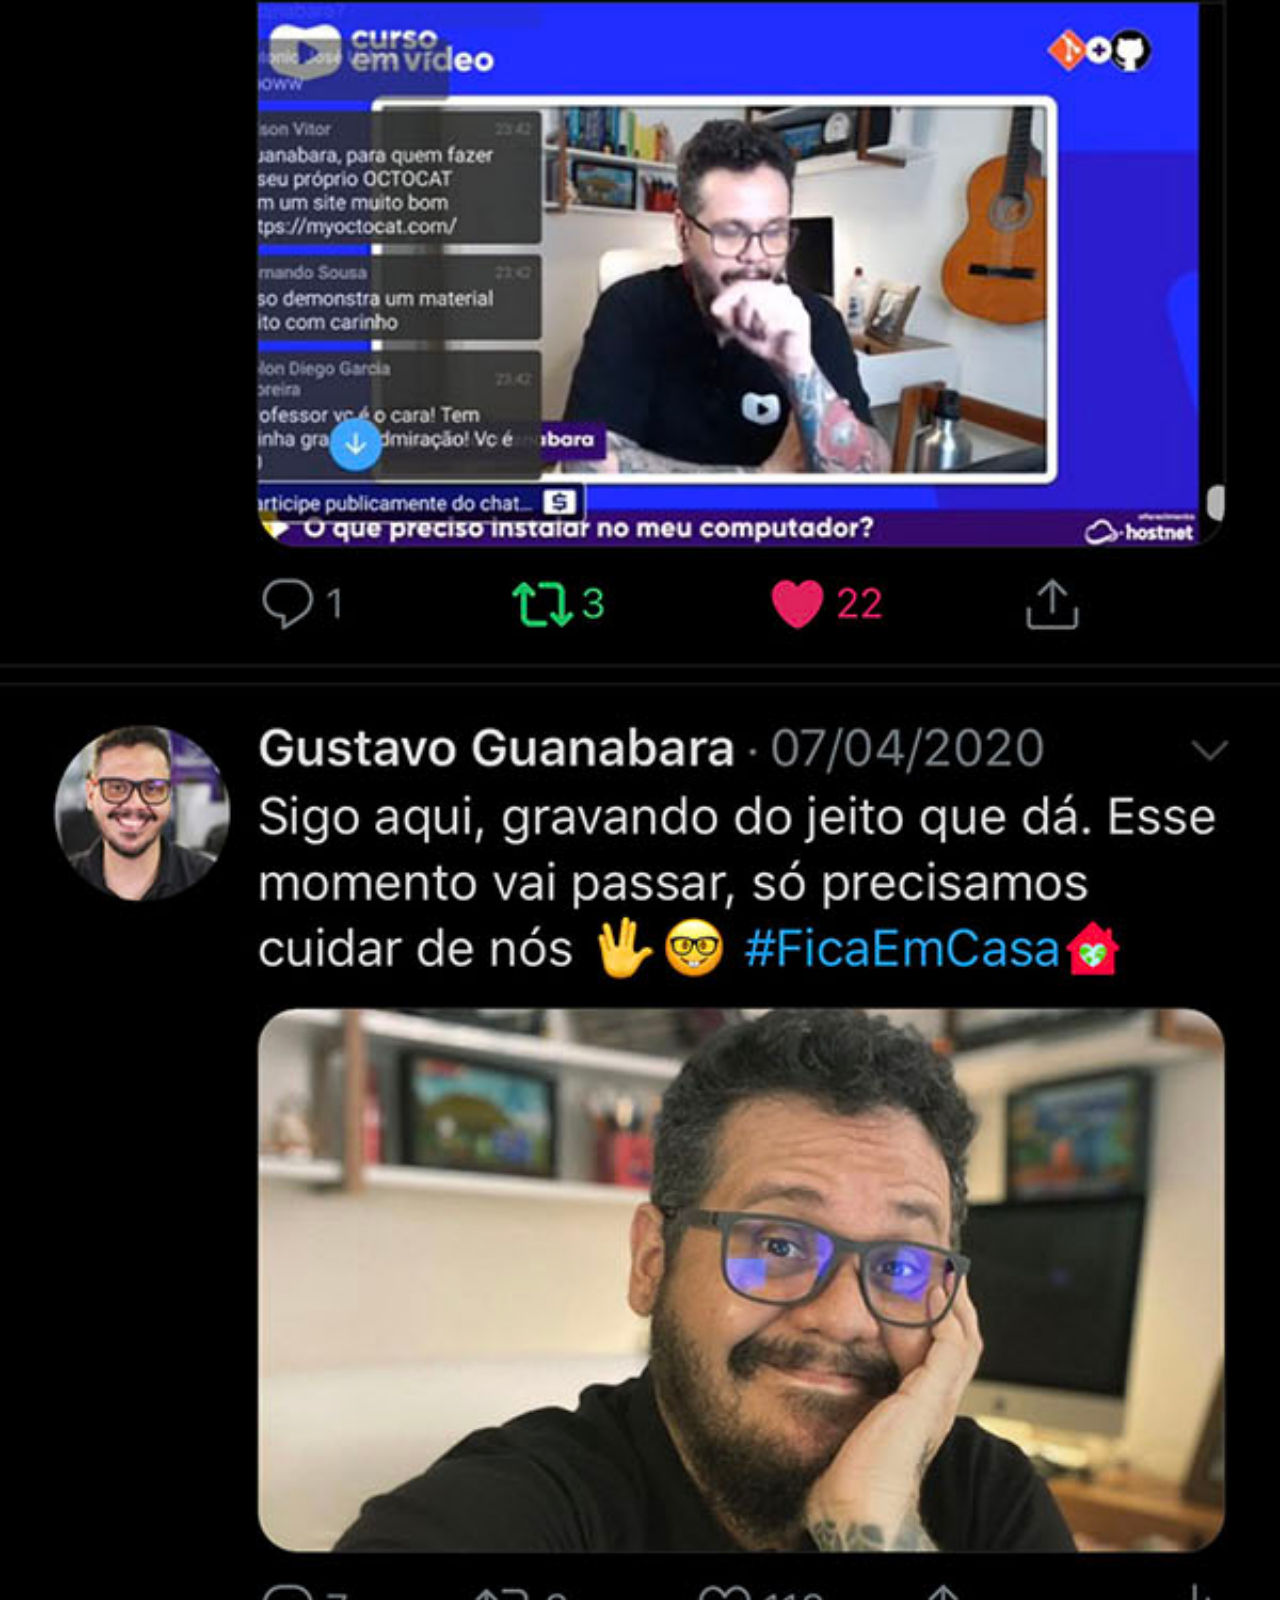
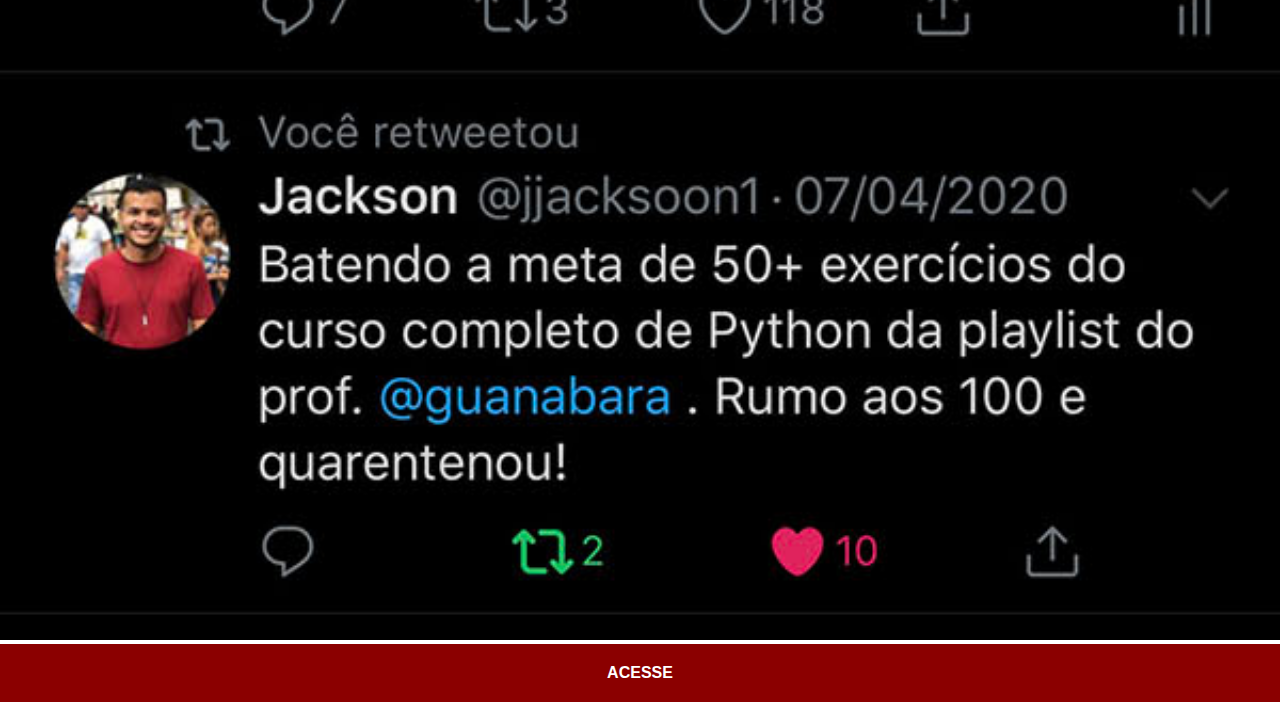
<file: twitter.html>
<!DOCTYPE html>
<html lang="pt-br">
<head>
    <meta charset="UTF-8">
    <meta http-equiv="X-UA-Compatible" content="IE=edge">
    <meta name="viewport" content="width=device-width, initial-scale=1.0">
    <title>Twitter</title>
    <link rel="stylesheet" href="estilos/social.css">
</head>
<body>
    <img src="imagens/tela-twitter.jpg" alt="Twitter">
    <a href="https://twitter.com/guanabara" target="_blank">ACESSE</a>
    
</body>
</html>
</file>
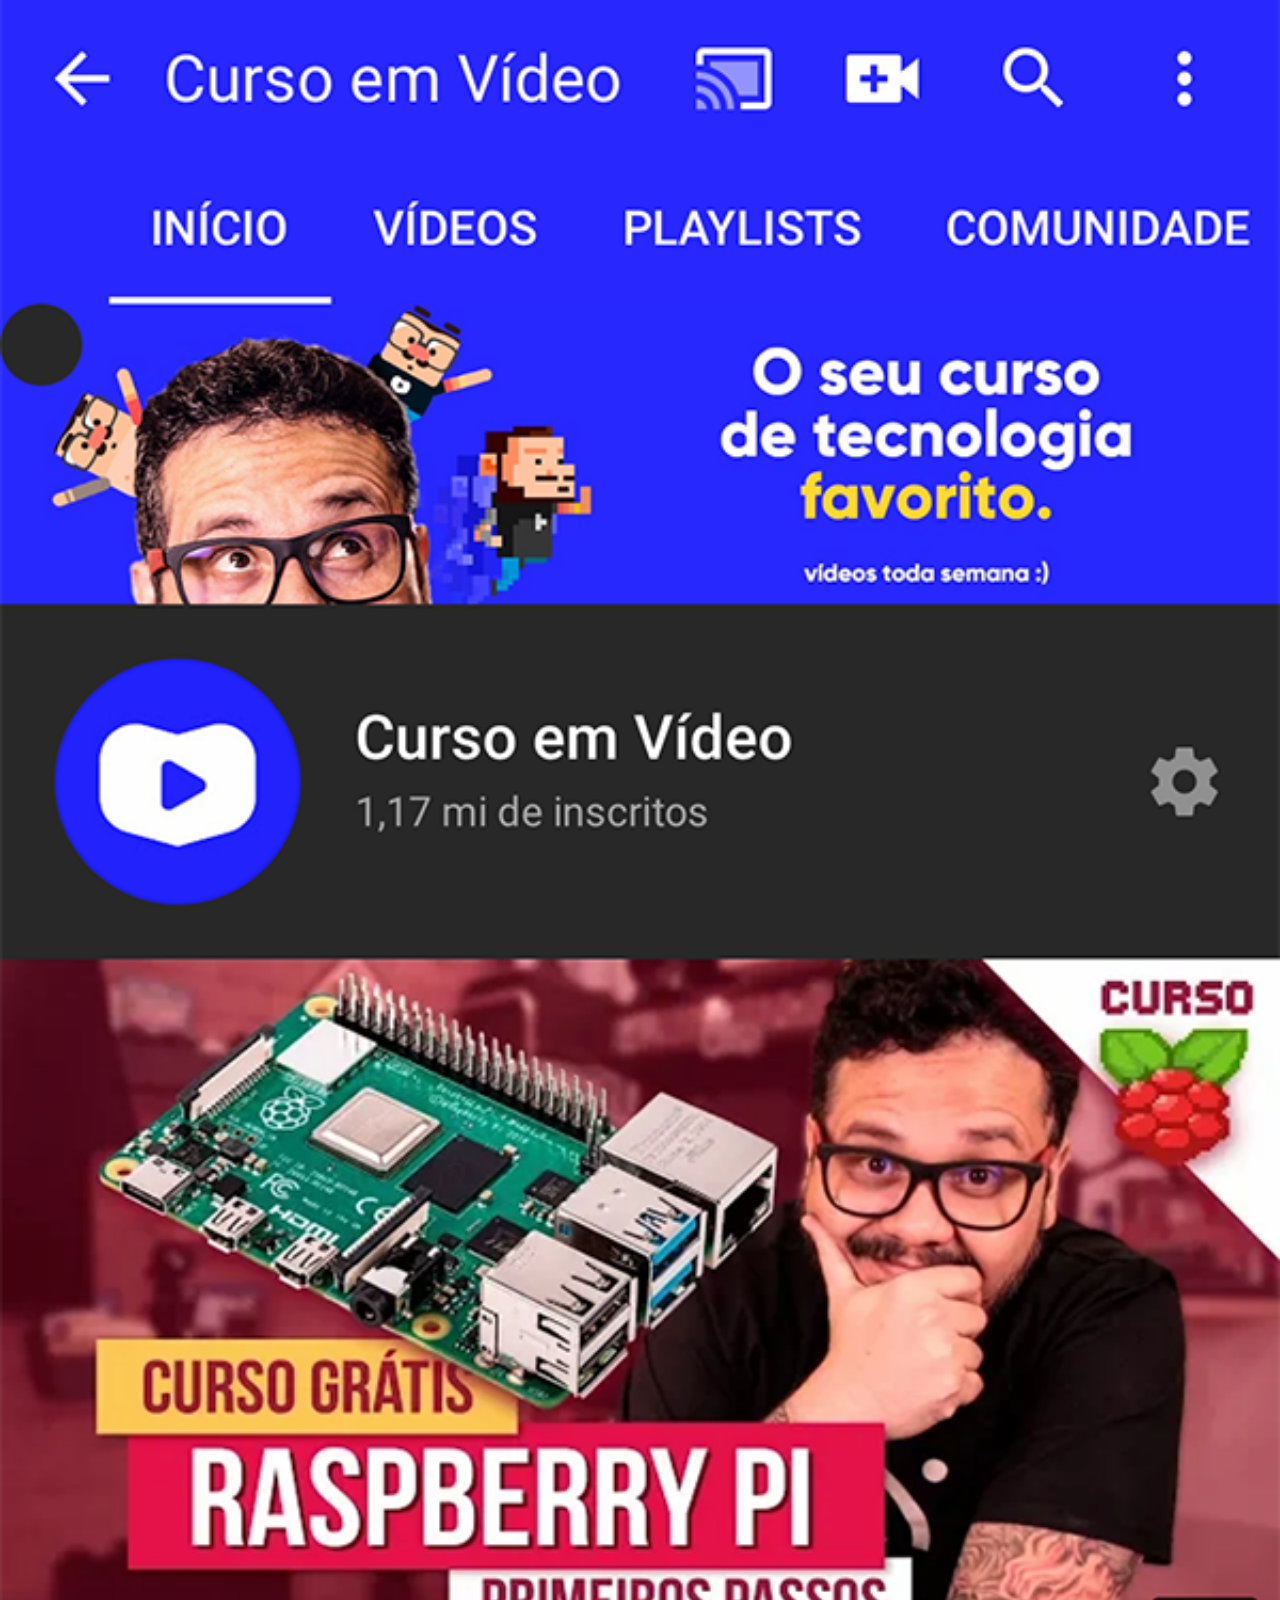
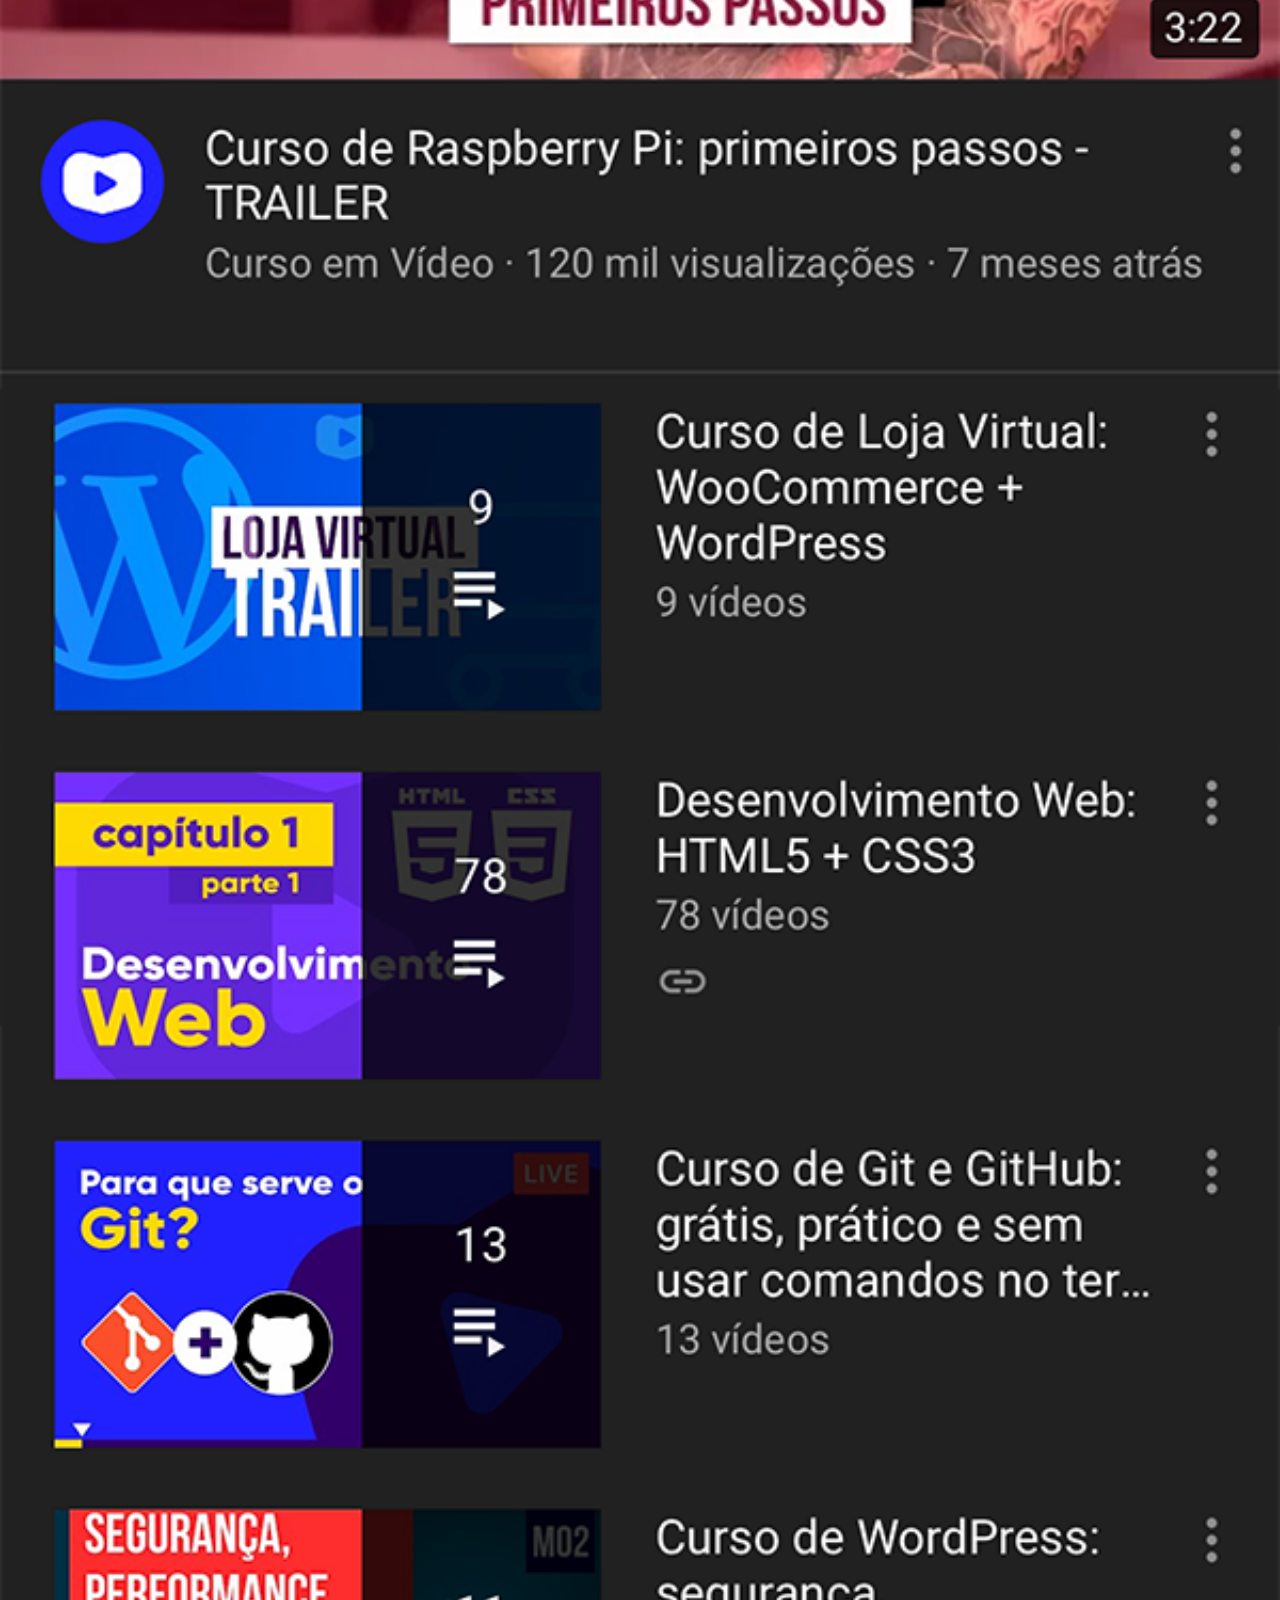
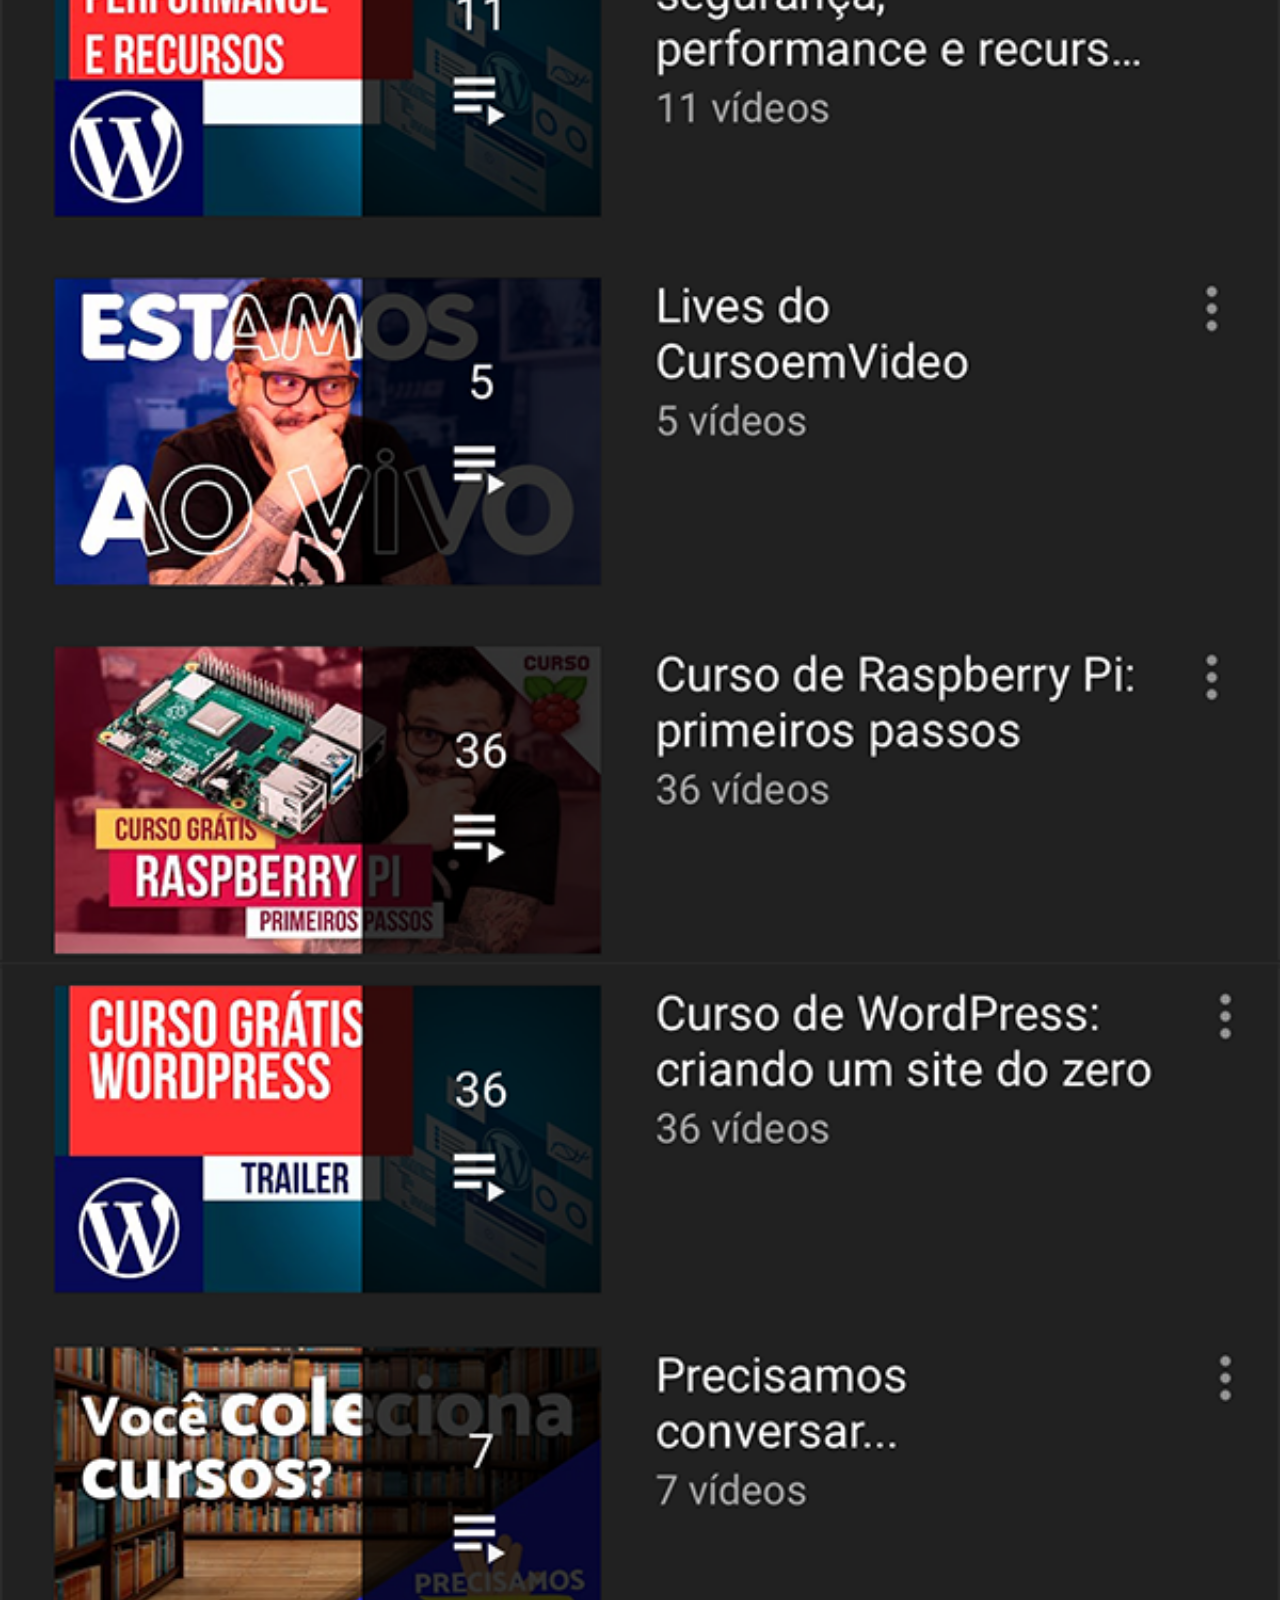
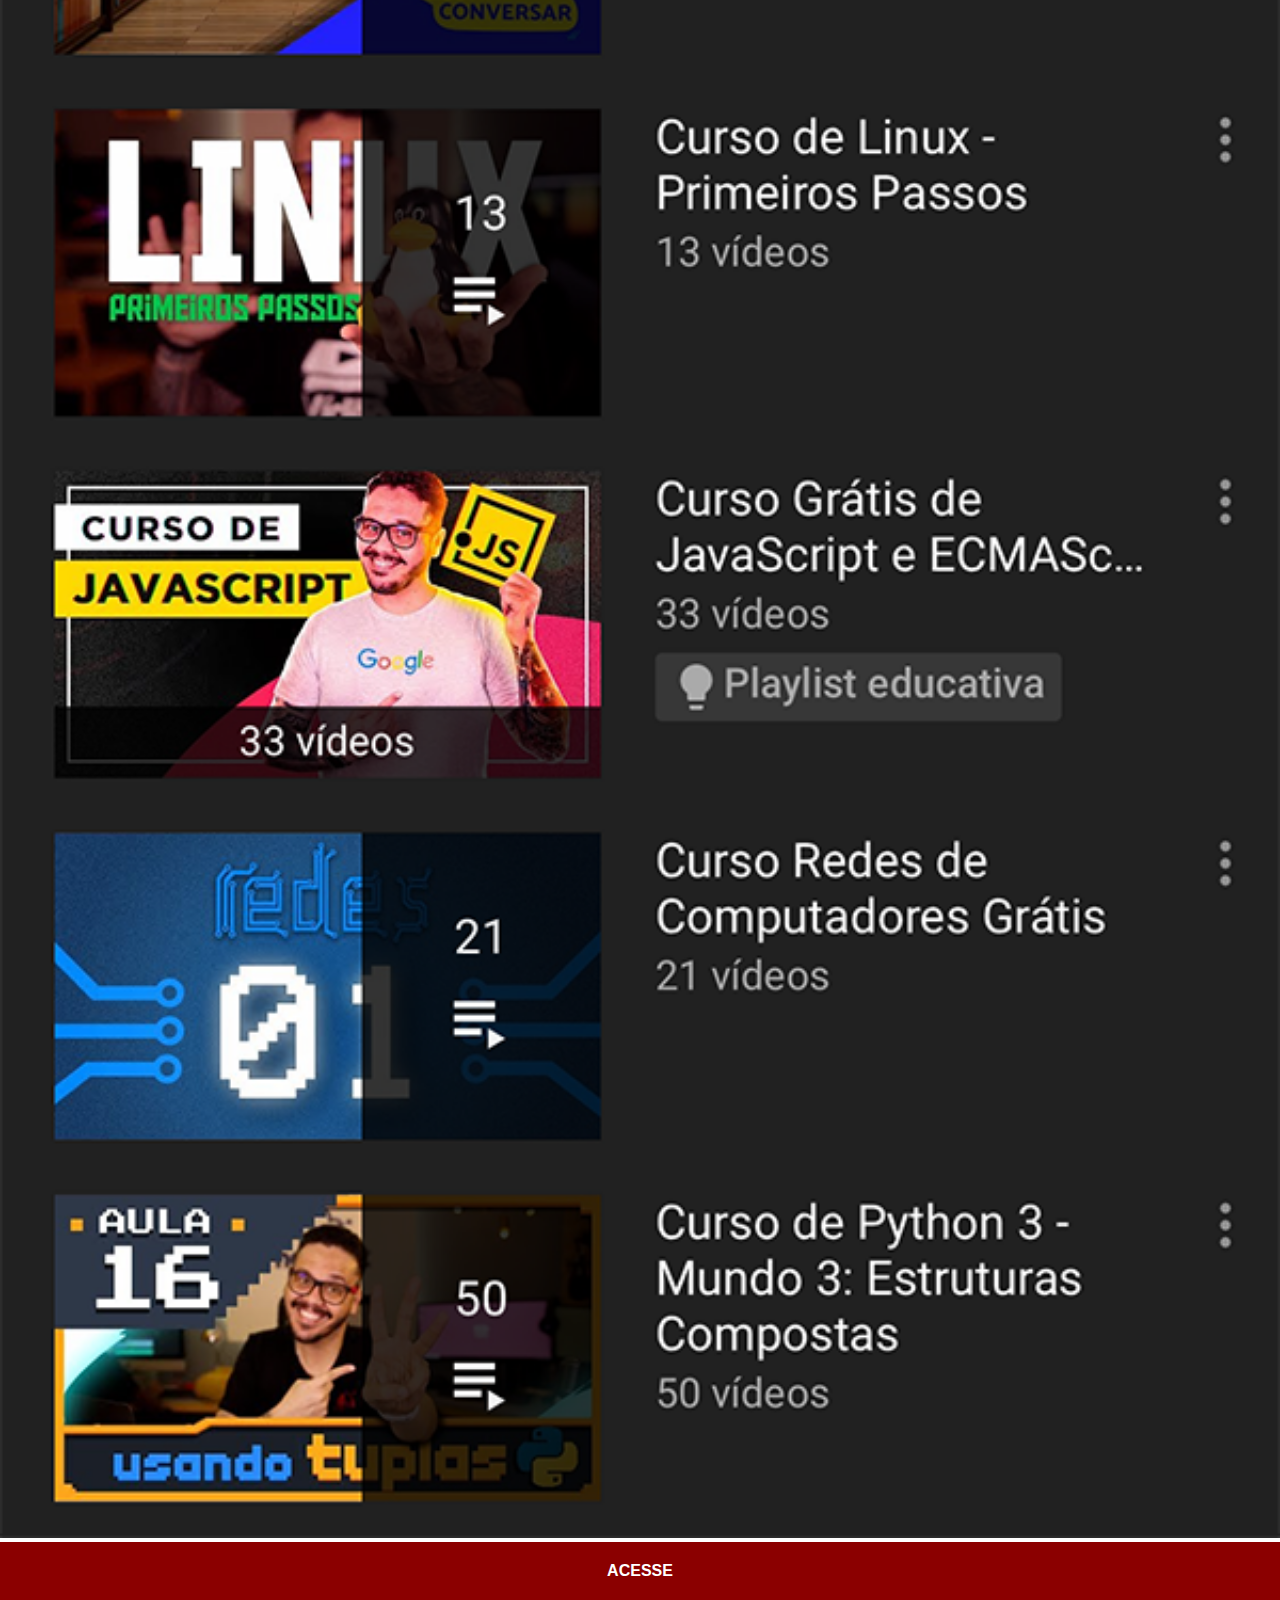
<file: youtube.html>
<!DOCTYPE html>
<html lang="pt-br">
<head>
    <meta charset="UTF-8">
    <meta http-equiv="X-UA-Compatible" content="IE=edge">
    <meta name="viewport" content="width=device-width, initial-scale=1.0">
    <title>YouTube</title>
    <link rel="stylesheet" href="estilos/social.css">
<body>
    <img src="imagens/tela-youtube.png" alt="YouTube">
    <a href="https://www.youtube.com/@CursoemVideo/playlists" target="_blank">ACESSE</a>
    
</body>
</html>
</file>
<file: estilos/style.css>
@charset "UTF-8";

* {
    margin: 0px;
    padding: 0px;
    font-family: Arial, Helvetica, sans-serif;
}

html, body {
    height: 100vh;
    width: 100vw;
    background-color: black;

}
body {
    background: url('../imagens/fundo-madeira.jpg')no-repeat top center;
    background-size: cover;
    background-attachment: fixed;
}

main {
    height: 100vh;
    position: relative;
    

}

section#telefone {
    position: absolute;
    top: 50%;
    left: 50%;
    transform: translate(-50%, -50%);

    height: 627px;
    width: 311px;
    
    background: url(../imagens/frame-iphone.png) no-repeat;

}

iframe#tela {
    position: relative;
    top: 80px;
    left: 22px;
    width: 267px;
    height: 471px;
    
}
section#redes-sociais {
    text-align: right;
}
section#redes-sociais img {
    width: 50px;
    margin: 10px;
    border-radius: 50%;
    box-shadow: 2px 2px 5px black;
    box-sizing: border-box;
    
}
section#redes-sociais img:hover {
    border: 2px solid rgba(255, 255, 255, 0.623);
    transform: translate(-2px, -2px);
    box-shadow: 5px 5px 10px black;
    transition: transform .3s, border .5s;
    
}
</file>
<file: estilos/social.css>
@charset "UTF-8";

*{
    margin: 0px;
    padding: 0px;
    font-family: Arial, Helvetica, sans-serif;
}
::-webkit-scrollbar {
    width: 0px;
    height: 0px;

}
img {
    width: 100vw;

}
a {
    display: block;
    background-color: darkred;
    color: white;
    padding: 20px;
    text-align: center;
    font-weight: bolder;
    text-decoration: none;
}
a:hover {
    background-color: red;
}
</file>
